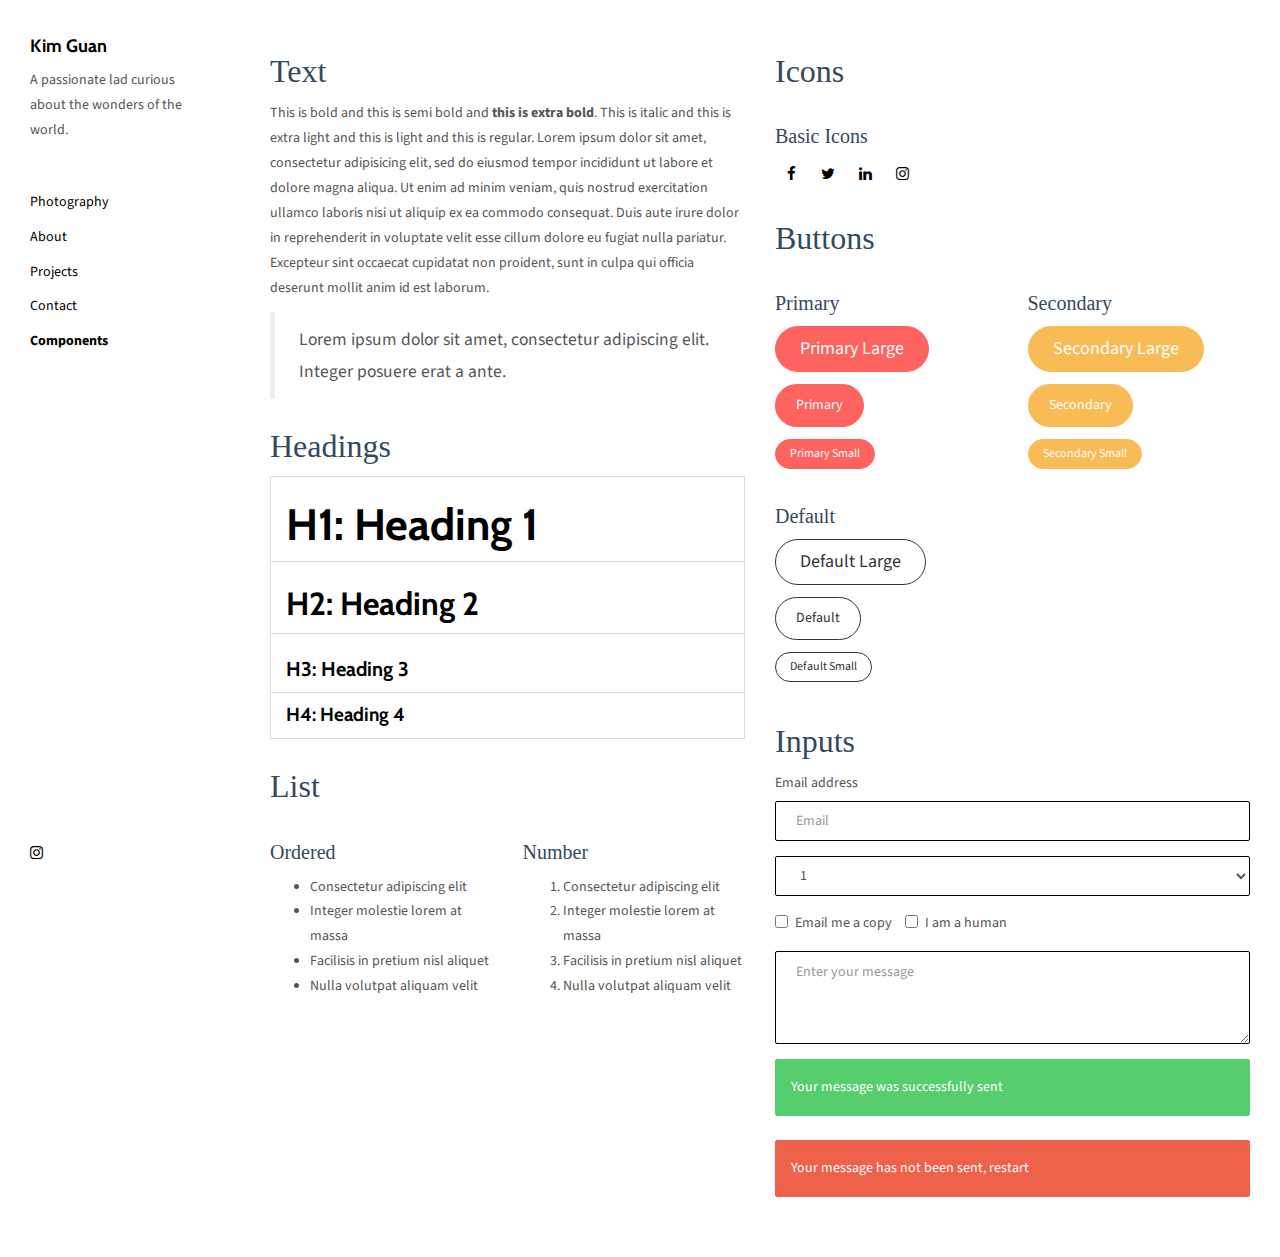
<file: components.html>
<!DOCTYPE html>
<html lang="en">

<head>
  <meta charset="UTF-8">
  <meta content="IE=edge" http-equiv="X-UA-Compatible">
  <meta content="width=device-width,initial-scale=1" name="viewport">
  <meta content="description" name="description">
  <meta name="google" content="notranslate" />
  <meta content="Mashup templates have been developped by Orson.io team" name="author">

  <!-- Disable tap highlight on IE -->
  <meta name="msapplication-tap-highlight" content="no">
  
  <link href="./assets/apple-icon-180x180.png" rel="apple-touch-icon">
  <link href="./assets/favicon.ico" rel="icon">



  <title>Title page</title>  

<link href="./main.82cfd66e.css" rel="stylesheet"></head>

<body>

 <!-- Add your content of header -->
<header class="">
  <div class="navbar navbar-default visible-xs">
    <button type="button" class="navbar-toggle collapsed">
      <span class="sr-only">Toggle navigation</span>
      <span class="icon-bar"></span>
      <span class="icon-bar"></span>
      <span class="icon-bar"></span>
    </button>
    <a href="./index.html" class="navbar-brand">Mashup Template</a>
  </div>

  <nav class="sidebar">
    <div class="navbar-collapse" id="navbar-collapse">
      <div class="site-header hidden-xs">
          <a class="site-brand" href="./index.html" title="">
            Kim Guan
          </a>
        <p>A passionate lad curious about the wonders of the world.</p>
      </div>
      <ul class="nav">
        <li><a href="./index.html" title="">Photography</a></li>
        <li><a href="./about.html" title="">About</a></li>
        <li><a href="./services.html" title="">Projects</a></li>
        <li><a href="./contact.html" title="">Contact</a></li>
        <li><a href="./components.html" title="">Components</a></li>

      </ul>

      <nav class="nav-footer">
        <p class="nav-footer-social-buttons">
          <a class="fa-icon" href="https://www.instagram.com/its_kg" title="">
            <i class="fa fa-instagram"></i>
          </a>
          <a class="fa-icon" href="https://github.com/soaza" title="">
            <i class="devicon-github-original colored"></i>
          </a>
        </p>
        <!-- <p>© Untitled | Website created with <a href="http://www.mashup-template.com/" title="Create website with free html template">Mashup Template</a>/<a href="https://www.unsplash.com/" title="Beautiful Free Images">Unsplash</a></p> -->
      </nav>  
    </div> 
  </nav>
</header>
<main class="" id="main-collapse">


<!-- Add your site or app content here -->

    <div class="row">
      <div class="col-xs-12 col-md-6">

        <div class="template-example">
          <h2 class="template-title-example">Text</h2>
          <p>This is bold and this is semi bold and <b>this is extra bold</b>. This is italic and this is extra light and this is light
          and this is regular. Lorem ipsum dolor sit amet, consectetur adipisicing elit, sed do eiusmod
          tempor incididunt ut labore et dolore magna aliqua. Ut enim ad minim veniam,
          quis nostrud exercitation ullamco laboris nisi ut aliquip ex ea commodo
          consequat. Duis aute irure dolor in reprehenderit in voluptate velit esse
          cillum dolore eu fugiat nulla pariatur. Excepteur sint occaecat cupidatat non
          proident, sunt in culpa qui officia deserunt mollit anim id est laborum.

          <blockquote>
            <p>Lorem ipsum dolor sit amet, consectetur adipiscing elit. Integer posuere erat a ante.</p>
          </blockquote>
          
          </p>
        </div>

        <div class="template-example">
          <h2 class="template-title-example">Headings</h2>
          
          <table class="table table-bordered">
            <tr><td><h1>H1: Heading 1</h1></td></tr>
            <tr><td><h2>H2: Heading 2</h2></td></tr>
            <tr><td><h3>H3: Heading 3</h3></td></tr>
            <tr><td><h4>H4: Heading 4</h4></td></tr>
          </table>
          
        </div>

        
        <div class="template-example">
          <h2 class="template-title-example">List</h2>
          <div class="row">
            <div class="col-md-6">
              <h3 class="template-title-example">Ordered</h3>
              <ul>
                <li>Consectetur adipiscing elit</li>
                <li>Integer molestie lorem at massa</li>
                <li>Facilisis in pretium nisl aliquet</li>
                <li>Nulla volutpat aliquam velit</li>
              </ul>
            </div>
            <div class="col-md-6">
              <h3 class="template-title-example">Number</h3>
              <ol>
                <li>Consectetur adipiscing elit</li>
                <li>Integer molestie lorem at massa</li>
                <li>Facilisis in pretium nisl aliquet</li>
                <li>Nulla volutpat aliquam velit</li>
              </ol>
            </div>
          </div>
        </div>
        

        
      </div>

      <div class="col-xs-12 col-md-6">
        <div class="template-example">
          <h2 class="template-title-example">Icons</h2>
          
          <div class="row">
            
            <div class="col-md-6">
               <h3 class="template-title-example">Basic Icons</h2>
                <ul class="list-icons">
                  <li>
                    <span class="fa-icon">
                      <i class="fa fa-facebook"></i>
                    </span>
                  </li>
                  <li>
                    <span class="fa-icon">
                      <i class="fa fa-twitter"></i>
                    </span>
                  </li>
                  <li>
                    <span class="fa-icon">
                      <i class="fa fa-linkedin"></i>
                    </span>
                  </li>
                  <li>
                    <span class="fa-icon">
                      <i class="fa fa-instagram"></i>
                    </span>
                  </li>
                </ul>
            </div>

          </div>


          


        </div>

        <div class="template-example">
          <h2 class="template-title-example">Buttons</h2>
          <div class="row">
            <div class="col-md-6">
              <h3 class="template-title-example">Primary</h2>
              <div class="row">
                  <div class="col-md-6">
                  <p><a href="" class="btn btn-primary btn-lg">Primary Large</a></p>
                  <p><a href="" class="btn btn-primary">Primary </a></p>
                  <p><a href="" class="btn btn-primary btn-sm">Primary Small</a></p>
                </div>
              </div>

              <h3 class="template-title-example">Default</h2>
              <div class="row">
                  <div class="col-md-6">
                  <p><a href="" class="btn btn-default btn-lg">Default Large</a></p>
                  <p><a href="" class="btn btn-default">Default </a></p>
                  <p><a href="" class="btn btn-default btn-sm">Default Small</a></p>
                </div>
              </div>

            </div>

            <div class="col-md-6">
              <h3 class="template-title-example">Secondary</h2>
              <div class="row">
                  <div class="col-md-6">
                  <p><a href="" class="btn btn-info btn-lg">Secondary Large</a></p>
                  <p><a href="" class="btn btn-info">Secondary </a></p>
                  <p><a href="" class="btn btn-info btn-sm">Secondary Small</a></p>
                </div>
              </div>
            </div>
          </div>
        </div>
        
        <div class="template-example">
          <h2 class="template-title-example">Inputs</h2>

            <div class="form-group">
              <label for="exampleInputEmail1">Email address</label>
              <input type="email" class="form-control" id="exampleInputEmail1" placeholder="Email">
            </div>

            <div class="form-group">
              <select class="form-control">
                <option>1</option>
                <option>2</option>
                <option>3</option>
                <option>4</option>
                <option>5</option>
              </select>
            </div>

            <div class="form-group">
              <label class="checkbox-inline">
                <input 
                type="checkbox" id="inlineCheckbox1" value="option1"> Email me a copy
              </label>
              <label class="checkbox-inline">
                <input type="checkbox" id="inlineCheckbox2" value="option2"> I am a human
              </label>
            </div>

            <div class="form-group">
              <textarea class="form-control" rows="3" placeholder="Enter your message"></textarea>
            </div>
            
            <div class="alert alert-success" role="alert">Your message was successfully sent</div>
            <div class="alert alert-danger" role="alert">Your message has not been sent, restart</div>
        </div>




      </div>
    </div>
 

</main>

<script>
document.addEventListener("DOMContentLoaded", function (event) {
  navbarToggleSidebar();
  navActivePage();
});
</script>

<!-- Google Analytics: change UA-XXXXX-X to be your site's ID 

<script>
  (function (i, s, o, g, r, a, m) {
    i['GoogleAnalyticsObject'] = r; i[r] = i[r] || function () {
      (i[r].q = i[r].q || []).push(arguments)
    }, i[r].l = 1 * new Date(); a = s.createElement(o),
      m = s.getElementsByTagName(o)[0]; a.async = 1; a.src = g; m.parentNode.insertBefore(a, m)
  })(window, document, 'script', '//www.google-analytics.com/analytics.js', 'ga');
  ga('create', 'UA-XXXXX-X', 'auto');
  ga('send', 'pageview');
</script>

--> <script type="text/javascript" src="./main.85741bff.js"></script></body>

</html>
</file>
<file: main.82cfd66e.css>
@import url(https://fonts.googleapis.com/css?family=Cabin:400,700|Source+Sans+Pro:400,700);@import url(https://maxcdn.bootstrapcdn.com/font-awesome/4.7.0/css/font-awesome.min.css);/*!
 * Bootstrap v3.3.7 (http://getbootstrap.com)
 * Copyright 2011-2016 Twitter, Inc.
 * Licensed under MIT (https://github.com/twbs/bootstrap/blob/master/LICENSE)
 */
/*! normalize.css v3.0.3 | MIT License | github.com/necolas/normalize.css */html{font-family:sans-serif;-ms-text-size-adjust:100%;-webkit-text-size-adjust:100%}body{margin:0}article,aside,details,figcaption,figure,footer,header,hgroup,main,menu,nav,section,summary{display:block}audio,canvas,progress,video{display:inline-block;vertical-align:baseline}audio:not([controls]){display:none;height:0}[hidden],template{display:none}a{background-color:transparent}a:active,a:hover{outline:0}abbr[title]{border-bottom:1px dotted}b,strong{font-weight:700}dfn{font-style:italic}h1{font-size:2em;margin:.67em 0}mark{background:#ff0;color:#000}small{font-size:80%}sub,sup{font-size:75%;line-height:0;position:relative;vertical-align:baseline}sup{top:-.5em}sub{bottom:-.25em}img{border:0}svg:not(:root){overflow:hidden}figure{margin:1em 40px}hr{box-sizing:content-box;height:0}pre{overflow:auto}code,kbd,pre,samp{font-family:monospace,monospace;font-size:1em}button,input,optgroup,select,textarea{color:inherit;font:inherit;margin:0}button{overflow:visible}button,select{text-transform:none}button,html input[type=button],input[type=reset],input[type=submit]{-webkit-appearance:button;cursor:pointer}button[disabled],html input[disabled]{cursor:default}button::-moz-focus-inner,input::-moz-focus-inner{border:0;padding:0}input{line-height:normal}input[type=checkbox],input[type=radio]{box-sizing:border-box;padding:0}input[type=number]::-webkit-inner-spin-button,input[type=number]::-webkit-outer-spin-button{height:auto}input[type=search]{-webkit-appearance:textfield;box-sizing:content-box}input[type=search]::-webkit-search-cancel-button,input[type=search]::-webkit-search-decoration{-webkit-appearance:none}fieldset{border:1px solid silver;margin:0 2px;padding:.35em .625em .75em}textarea{overflow:auto}optgroup{font-weight:700}table{border-collapse:collapse;border-spacing:0}td,th{padding:0}

/*! Source: https://github.com/h5bp/html5-boilerplate/blob/master/src/css/main.css */@media print{*,:after,:before{background:transparent!important;color:#000!important;box-shadow:none!important;text-shadow:none!important}a,a:visited{text-decoration:underline}a[href]:after{content:" (" attr(href) ")"}abbr[title]:after{content:" (" attr(title) ")"}a[href^="#"]:after,a[href^="javascript:"]:after{content:""}blockquote,pre{border:1px solid #999;page-break-inside:avoid}thead{display:table-header-group}img,tr{page-break-inside:avoid}img{max-width:100%!important}h2,h3,p{orphans:3;widows:3}h2,h3{page-break-after:avoid}.navbar{display:none}.btn>.caret,.dropup>.btn>.caret{border-top-color:#000!important}.label{border:1px solid #000}.table{border-collapse:collapse!important}.table td,.table th{background-color:#fff!important}.table-bordered td,.table-bordered th{border:1px solid #ddd!important}}*,:after,:before{-webkit-box-sizing:border-box;-moz-box-sizing:border-box;box-sizing:border-box}html{font-size:10px;-webkit-tap-highlight-color:transparent}body{font-family:Source Sans Pro,Helvetica,Arial,sans-serif;font-size:14px;line-height:1.78;color:#555;background-color:#fff}button,input,select,textarea{font-family:inherit;font-size:inherit;line-height:inherit}a{color:#ff6360;text-decoration:none}a:focus,a:hover{color:#ff1814;text-decoration:underline}a:focus{outline:5px auto -webkit-focus-ring-color;outline-offset:-2px}figure{margin:0}img{vertical-align:middle}.img-responsive{display:block;max-width:100%;height:auto}.img-rounded{border-radius:2px}.img-thumbnail{padding:4px;line-height:1.78;background-color:#fff;border:1px solid #ddd;border-radius:2px;-webkit-transition:all .2s ease-in-out;-o-transition:all .2s ease-in-out;transition:all .2s ease-in-out;display:inline-block;max-width:100%;height:auto}.img-circle{border-radius:50%}hr{margin-top:24px;margin-bottom:24px;border:0;border-top:1px solid #eee}.sr-only{position:absolute;width:1px;height:1px;margin:-1px;padding:0;overflow:hidden;clip:rect(0,0,0,0);border:0}.sr-only-focusable:active,.sr-only-focusable:focus{position:static;width:auto;height:auto;margin:0;overflow:visible;clip:auto}[role=button]{cursor:pointer}.h1,.h2,.h3,.h4,.h5,.h6,h1,h2,h3,h4,h5,h6{font-family:Cabin,Helvetica,Arial,sans-serif;font-weight:700;line-height:1.1;color:#000}.h1 .small,.h1 small,.h2 .small,.h2 small,.h3 .small,.h3 small,.h4 .small,.h4 small,.h5 .small,.h5 small,.h6 .small,.h6 small,h1 .small,h1 small,h2 .small,h2 small,h3 .small,h3 small,h4 .small,h4 small,h5 .small,h5 small,h6 .small,h6 small{font-weight:400;line-height:1;color:#777}.h1,.h2,.h3,h1,h2,h3{margin-top:24px;margin-bottom:12px}.h1 .small,.h1 small,.h2 .small,.h2 small,.h3 .small,.h3 small,h1 .small,h1 small,h2 .small,h2 small,h3 .small,h3 small{font-size:65%}.h4,.h5,.h6,h4,h5,h6{margin-top:12px;margin-bottom:12px}.h4 .small,.h4 small,.h5 .small,.h5 small,.h6 .small,.h6 small,h4 .small,h4 small,h5 .small,h5 small,h6 .small,h6 small{font-size:75%}.h1,h1{font-size:44px}.h2,h2{font-size:33px}.h3,h3{font-size:25px}.h4,h4{font-size:19px}.h5,h5{font-size:14px}.h6,h6{font-size:12px}p{margin:0 0 12px}.lead{margin-bottom:24px;font-size:16px;font-weight:300;line-height:1.4}@media (min-width:768px){.lead{font-size:21px}}.small,small{font-size:85%}.mark,mark{background-color:#fcf8e3;padding:.2em}.text-left{text-align:left}.text-right{text-align:right}.text-center{text-align:center}.text-justify{text-align:justify}.text-nowrap{white-space:nowrap}.text-lowercase{text-transform:lowercase}.initialism,.text-uppercase{text-transform:uppercase}.text-capitalize{text-transform:capitalize}.text-muted{color:#777}.text-primary{color:#ff6360}a.text-primary:focus,a.text-primary:hover{color:#ff312d}.text-success{color:#fff}a.text-success:focus,a.text-success:hover{color:#e6e6e6}.text-info{color:#31708f}a.text-info:focus,a.text-info:hover{color:#245269}.text-warning{color:#8a6d3b}a.text-warning:focus,a.text-warning:hover{color:#66512c}.text-danger{color:#fff}a.text-danger:focus,a.text-danger:hover{color:#e6e6e6}.bg-primary{color:#fff;background-color:#ff6360}a.bg-primary:focus,a.bg-primary:hover{background-color:#ff312d}.bg-success{background-color:#57ce6e}a.bg-success:focus,a.bg-success:hover{background-color:#37bb50}.bg-info{background-color:#d9edf7}a.bg-info:focus,a.bg-info:hover{background-color:#afd9ee}.bg-warning{background-color:#fcf8e3}a.bg-warning:focus,a.bg-warning:hover{background-color:#f7ecb5}.bg-danger{background-color:#ee624b}a.bg-danger:focus,a.bg-danger:hover{background-color:#ea391c}.page-header{padding-bottom:11px;margin:48px 0 24px;border-bottom:1px solid #eee}ol,ul{margin-top:0;margin-bottom:12px}ol ol,ol ul,ul ol,ul ul{margin-bottom:0}.list-inline,.list-unstyled{padding-left:0;list-style:none}.list-inline{margin-left:-5px}.list-inline>li{display:inline-block;padding-left:5px;padding-right:5px}dl{margin-top:0;margin-bottom:24px}dd,dt{line-height:1.78}dt{font-weight:700}dd{margin-left:0}.dl-horizontal dd:after,.dl-horizontal dd:before{content:" ";display:table}.dl-horizontal dd:after{clear:both}@media (min-width:768px){.dl-horizontal dt{float:left;width:160px;clear:left;text-align:right;overflow:hidden;text-overflow:ellipsis;white-space:nowrap}.dl-horizontal dd{margin-left:180px}}abbr[data-original-title],abbr[title]{cursor:help;border-bottom:1px dotted #777}.initialism{font-size:90%}blockquote{padding:12px 24px;margin:0 0 24px;font-size:17.5px;border-left:5px solid #eee}blockquote ol:last-child,blockquote p:last-child,blockquote ul:last-child{margin-bottom:0}blockquote .small,blockquote footer,blockquote small{display:block;font-size:80%;line-height:1.78;color:#777}blockquote .small:before,blockquote footer:before,blockquote small:before{content:"\2014   \A0"}.blockquote-reverse,blockquote.pull-right{padding-right:15px;padding-left:0;border-right:5px solid #eee;border-left:0;text-align:right}.blockquote-reverse .small:before,.blockquote-reverse footer:before,.blockquote-reverse small:before,blockquote.pull-right .small:before,blockquote.pull-right footer:before,blockquote.pull-right small:before{content:""}.blockquote-reverse .small:after,.blockquote-reverse footer:after,.blockquote-reverse small:after,blockquote.pull-right .small:after,blockquote.pull-right footer:after,blockquote.pull-right small:after{content:"\A0   \2014"}address{margin-bottom:24px;font-style:normal;line-height:1.78}code,kbd,pre,samp{font-family:Menlo,Monaco,Consolas,Courier New,monospace}code{color:#c7254e;background-color:#f9f2f4}code,kbd{padding:2px 4px;font-size:90%;border-radius:2px}kbd{color:#fff;background-color:#333;box-shadow:inset 0 -1px 0 rgba(0,0,0,.25)}kbd kbd{padding:0;font-size:100%;font-weight:700;box-shadow:none}pre{display:block;padding:11.5px;margin:0 0 12px;font-size:13px;line-height:1.78;word-break:break-all;word-wrap:break-word;color:#333;background-color:#f5f5f5;border:1px solid #ccc;border-radius:2px}pre code{padding:0;font-size:inherit;color:inherit;white-space:pre-wrap;background-color:transparent;border-radius:0}.pre-scrollable{max-height:340px;overflow-y:scroll}.container{margin-right:auto;margin-left:auto;padding-left:15px;padding-right:15px}.container:after,.container:before{content:" ";display:table}.container:after{clear:both}@media (min-width:768px){.container{width:750px}}@media (min-width:992px){.container{width:970px}}@media (min-width:1200px){.container{width:1170px}}.container-fluid{margin-right:auto;margin-left:auto;padding-left:15px;padding-right:15px}.container-fluid:after,.container-fluid:before{content:" ";display:table}.container-fluid:after{clear:both}.row{margin-left:-15px;margin-right:-15px}.row:after,.row:before{content:" ";display:table}.row:after{clear:both}.col-lg-1,.col-lg-2,.col-lg-3,.col-lg-4,.col-lg-5,.col-lg-6,.col-lg-7,.col-lg-8,.col-lg-9,.col-lg-10,.col-lg-11,.col-lg-12,.col-md-1,.col-md-2,.col-md-3,.col-md-4,.col-md-5,.col-md-6,.col-md-7,.col-md-8,.col-md-9,.col-md-10,.col-md-11,.col-md-12,.col-sm-1,.col-sm-2,.col-sm-3,.col-sm-4,.col-sm-5,.col-sm-6,.col-sm-7,.col-sm-8,.col-sm-9,.col-sm-10,.col-sm-11,.col-sm-12,.col-xs-1,.col-xs-2,.col-xs-3,.col-xs-4,.col-xs-5,.col-xs-6,.col-xs-7,.col-xs-8,.col-xs-9,.col-xs-10,.col-xs-11,.col-xs-12{position:relative;min-height:1px;padding-left:15px;padding-right:15px}.col-xs-1,.col-xs-2,.col-xs-3,.col-xs-4,.col-xs-5,.col-xs-6,.col-xs-7,.col-xs-8,.col-xs-9,.col-xs-10,.col-xs-11,.col-xs-12{float:left}.col-xs-1{width:8.33333%}.col-xs-2{width:16.66667%}.col-xs-3{width:25%}.col-xs-4{width:33.33333%}.col-xs-5{width:41.66667%}.col-xs-6{width:50%}.col-xs-7{width:58.33333%}.col-xs-8{width:66.66667%}.col-xs-9{width:75%}.col-xs-10{width:83.33333%}.col-xs-11{width:91.66667%}.col-xs-12{width:100%}.col-xs-pull-0{right:auto}.col-xs-pull-1{right:8.33333%}.col-xs-pull-2{right:16.66667%}.col-xs-pull-3{right:25%}.col-xs-pull-4{right:33.33333%}.col-xs-pull-5{right:41.66667%}.col-xs-pull-6{right:50%}.col-xs-pull-7{right:58.33333%}.col-xs-pull-8{right:66.66667%}.col-xs-pull-9{right:75%}.col-xs-pull-10{right:83.33333%}.col-xs-pull-11{right:91.66667%}.col-xs-pull-12{right:100%}.col-xs-push-0{left:auto}.col-xs-push-1{left:8.33333%}.col-xs-push-2{left:16.66667%}.col-xs-push-3{left:25%}.col-xs-push-4{left:33.33333%}.col-xs-push-5{left:41.66667%}.col-xs-push-6{left:50%}.col-xs-push-7{left:58.33333%}.col-xs-push-8{left:66.66667%}.col-xs-push-9{left:75%}.col-xs-push-10{left:83.33333%}.col-xs-push-11{left:91.66667%}.col-xs-push-12{left:100%}.col-xs-offset-0{margin-left:0}.col-xs-offset-1{margin-left:8.33333%}.col-xs-offset-2{margin-left:16.66667%}.col-xs-offset-3{margin-left:25%}.col-xs-offset-4{margin-left:33.33333%}.col-xs-offset-5{margin-left:41.66667%}.col-xs-offset-6{margin-left:50%}.col-xs-offset-7{margin-left:58.33333%}.col-xs-offset-8{margin-left:66.66667%}.col-xs-offset-9{margin-left:75%}.col-xs-offset-10{margin-left:83.33333%}.col-xs-offset-11{margin-left:91.66667%}.col-xs-offset-12{margin-left:100%}@media (min-width:768px){.col-sm-1,.col-sm-2,.col-sm-3,.col-sm-4,.col-sm-5,.col-sm-6,.col-sm-7,.col-sm-8,.col-sm-9,.col-sm-10,.col-sm-11,.col-sm-12{float:left}.col-sm-1{width:8.33333%}.col-sm-2{width:16.66667%}.col-sm-3{width:25%}.col-sm-4{width:33.33333%}.col-sm-5{width:41.66667%}.col-sm-6{width:50%}.col-sm-7{width:58.33333%}.col-sm-8{width:66.66667%}.col-sm-9{width:75%}.col-sm-10{width:83.33333%}.col-sm-11{width:91.66667%}.col-sm-12{width:100%}.col-sm-pull-0{right:auto}.col-sm-pull-1{right:8.33333%}.col-sm-pull-2{right:16.66667%}.col-sm-pull-3{right:25%}.col-sm-pull-4{right:33.33333%}.col-sm-pull-5{right:41.66667%}.col-sm-pull-6{right:50%}.col-sm-pull-7{right:58.33333%}.col-sm-pull-8{right:66.66667%}.col-sm-pull-9{right:75%}.col-sm-pull-10{right:83.33333%}.col-sm-pull-11{right:91.66667%}.col-sm-pull-12{right:100%}.col-sm-push-0{left:auto}.col-sm-push-1{left:8.33333%}.col-sm-push-2{left:16.66667%}.col-sm-push-3{left:25%}.col-sm-push-4{left:33.33333%}.col-sm-push-5{left:41.66667%}.col-sm-push-6{left:50%}.col-sm-push-7{left:58.33333%}.col-sm-push-8{left:66.66667%}.col-sm-push-9{left:75%}.col-sm-push-10{left:83.33333%}.col-sm-push-11{left:91.66667%}.col-sm-push-12{left:100%}.col-sm-offset-0{margin-left:0}.col-sm-offset-1{margin-left:8.33333%}.col-sm-offset-2{margin-left:16.66667%}.col-sm-offset-3{margin-left:25%}.col-sm-offset-4{margin-left:33.33333%}.col-sm-offset-5{margin-left:41.66667%}.col-sm-offset-6{margin-left:50%}.col-sm-offset-7{margin-left:58.33333%}.col-sm-offset-8{margin-left:66.66667%}.col-sm-offset-9{margin-left:75%}.col-sm-offset-10{margin-left:83.33333%}.col-sm-offset-11{margin-left:91.66667%}.col-sm-offset-12{margin-left:100%}}@media (min-width:992px){.col-md-1,.col-md-2,.col-md-3,.col-md-4,.col-md-5,.col-md-6,.col-md-7,.col-md-8,.col-md-9,.col-md-10,.col-md-11,.col-md-12{float:left}.col-md-1{width:8.33333%}.col-md-2{width:16.66667%}.col-md-3{width:25%}.col-md-4{width:33.33333%}.col-md-5{width:41.66667%}.col-md-6{width:50%}.col-md-7{width:58.33333%}.col-md-8{width:66.66667%}.col-md-9{width:75%}.col-md-10{width:83.33333%}.col-md-11{width:91.66667%}.col-md-12{width:100%}.col-md-pull-0{right:auto}.col-md-pull-1{right:8.33333%}.col-md-pull-2{right:16.66667%}.col-md-pull-3{right:25%}.col-md-pull-4{right:33.33333%}.col-md-pull-5{right:41.66667%}.col-md-pull-6{right:50%}.col-md-pull-7{right:58.33333%}.col-md-pull-8{right:66.66667%}.col-md-pull-9{right:75%}.col-md-pull-10{right:83.33333%}.col-md-pull-11{right:91.66667%}.col-md-pull-12{right:100%}.col-md-push-0{left:auto}.col-md-push-1{left:8.33333%}.col-md-push-2{left:16.66667%}.col-md-push-3{left:25%}.col-md-push-4{left:33.33333%}.col-md-push-5{left:41.66667%}.col-md-push-6{left:50%}.col-md-push-7{left:58.33333%}.col-md-push-8{left:66.66667%}.col-md-push-9{left:75%}.col-md-push-10{left:83.33333%}.col-md-push-11{left:91.66667%}.col-md-push-12{left:100%}.col-md-offset-0{margin-left:0}.col-md-offset-1{margin-left:8.33333%}.col-md-offset-2{margin-left:16.66667%}.col-md-offset-3{margin-left:25%}.col-md-offset-4{margin-left:33.33333%}.col-md-offset-5{margin-left:41.66667%}.col-md-offset-6{margin-left:50%}.col-md-offset-7{margin-left:58.33333%}.col-md-offset-8{margin-left:66.66667%}.col-md-offset-9{margin-left:75%}.col-md-offset-10{margin-left:83.33333%}.col-md-offset-11{margin-left:91.66667%}.col-md-offset-12{margin-left:100%}}@media (min-width:1200px){.col-lg-1,.col-lg-2,.col-lg-3,.col-lg-4,.col-lg-5,.col-lg-6,.col-lg-7,.col-lg-8,.col-lg-9,.col-lg-10,.col-lg-11,.col-lg-12{float:left}.col-lg-1{width:8.33333%}.col-lg-2{width:16.66667%}.col-lg-3{width:25%}.col-lg-4{width:33.33333%}.col-lg-5{width:41.66667%}.col-lg-6{width:50%}.col-lg-7{width:58.33333%}.col-lg-8{width:66.66667%}.col-lg-9{width:75%}.col-lg-10{width:83.33333%}.col-lg-11{width:91.66667%}.col-lg-12{width:100%}.col-lg-pull-0{right:auto}.col-lg-pull-1{right:8.33333%}.col-lg-pull-2{right:16.66667%}.col-lg-pull-3{right:25%}.col-lg-pull-4{right:33.33333%}.col-lg-pull-5{right:41.66667%}.col-lg-pull-6{right:50%}.col-lg-pull-7{right:58.33333%}.col-lg-pull-8{right:66.66667%}.col-lg-pull-9{right:75%}.col-lg-pull-10{right:83.33333%}.col-lg-pull-11{right:91.66667%}.col-lg-pull-12{right:100%}.col-lg-push-0{left:auto}.col-lg-push-1{left:8.33333%}.col-lg-push-2{left:16.66667%}.col-lg-push-3{left:25%}.col-lg-push-4{left:33.33333%}.col-lg-push-5{left:41.66667%}.col-lg-push-6{left:50%}.col-lg-push-7{left:58.33333%}.col-lg-push-8{left:66.66667%}.col-lg-push-9{left:75%}.col-lg-push-10{left:83.33333%}.col-lg-push-11{left:91.66667%}.col-lg-push-12{left:100%}.col-lg-offset-0{margin-left:0}.col-lg-offset-1{margin-left:8.33333%}.col-lg-offset-2{margin-left:16.66667%}.col-lg-offset-3{margin-left:25%}.col-lg-offset-4{margin-left:33.33333%}.col-lg-offset-5{margin-left:41.66667%}.col-lg-offset-6{margin-left:50%}.col-lg-offset-7{margin-left:58.33333%}.col-lg-offset-8{margin-left:66.66667%}.col-lg-offset-9{margin-left:75%}.col-lg-offset-10{margin-left:83.33333%}.col-lg-offset-11{margin-left:91.66667%}.col-lg-offset-12{margin-left:100%}}table{background-color:transparent}caption{padding-top:8px;padding-bottom:8px;color:#777}caption,th{text-align:left}.table{width:100%;max-width:100%;margin-bottom:24px}.table>tbody>tr>td,.table>tbody>tr>th,.table>tfoot>tr>td,.table>tfoot>tr>th,.table>thead>tr>td,.table>thead>tr>th{padding:8px;line-height:1.78;vertical-align:top;border-top:1px solid #ddd}.table>thead>tr>th{vertical-align:bottom;border-bottom:2px solid #ddd}.table>caption+thead>tr:first-child>td,.table>caption+thead>tr:first-child>th,.table>colgroup+thead>tr:first-child>td,.table>colgroup+thead>tr:first-child>th,.table>thead:first-child>tr:first-child>td,.table>thead:first-child>tr:first-child>th{border-top:0}.table>tbody+tbody{border-top:2px solid #ddd}.table .table{background-color:#fff}.table-condensed>tbody>tr>td,.table-condensed>tbody>tr>th,.table-condensed>tfoot>tr>td,.table-condensed>tfoot>tr>th,.table-condensed>thead>tr>td,.table-condensed>thead>tr>th{padding:5px}.table-bordered,.table-bordered>tbody>tr>td,.table-bordered>tbody>tr>th,.table-bordered>tfoot>tr>td,.table-bordered>tfoot>tr>th,.table-bordered>thead>tr>td,.table-bordered>thead>tr>th{border:1px solid #ddd}.table-bordered>thead>tr>td,.table-bordered>thead>tr>th{border-bottom-width:2px}.table-striped>tbody>tr:nth-of-type(odd){background-color:#f9f9f9}.table-hover>tbody>tr:hover{background-color:#f5f5f5}table col[class*=col-]{position:static;float:none;display:table-column}table td[class*=col-],table th[class*=col-]{position:static;float:none;display:table-cell}.table>tbody>tr.active>td,.table>tbody>tr.active>th,.table>tbody>tr>td.active,.table>tbody>tr>th.active,.table>tfoot>tr.active>td,.table>tfoot>tr.active>th,.table>tfoot>tr>td.active,.table>tfoot>tr>th.active,.table>thead>tr.active>td,.table>thead>tr.active>th,.table>thead>tr>td.active,.table>thead>tr>th.active{background-color:#f5f5f5}.table-hover>tbody>tr.active:hover>td,.table-hover>tbody>tr.active:hover>th,.table-hover>tbody>tr:hover>.active,.table-hover>tbody>tr>td.active:hover,.table-hover>tbody>tr>th.active:hover{background-color:#e8e8e8}.table>tbody>tr.success>td,.table>tbody>tr.success>th,.table>tbody>tr>td.success,.table>tbody>tr>th.success,.table>tfoot>tr.success>td,.table>tfoot>tr.success>th,.table>tfoot>tr>td.success,.table>tfoot>tr>th.success,.table>thead>tr.success>td,.table>thead>tr.success>th,.table>thead>tr>td.success,.table>thead>tr>th.success{background-color:#57ce6e}.table-hover>tbody>tr.success:hover>td,.table-hover>tbody>tr.success:hover>th,.table-hover>tbody>tr:hover>.success,.table-hover>tbody>tr>td.success:hover,.table-hover>tbody>tr>th.success:hover{background-color:#43c85d}.table>tbody>tr.info>td,.table>tbody>tr.info>th,.table>tbody>tr>td.info,.table>tbody>tr>th.info,.table>tfoot>tr.info>td,.table>tfoot>tr.info>th,.table>tfoot>tr>td.info,.table>tfoot>tr>th.info,.table>thead>tr.info>td,.table>thead>tr.info>th,.table>thead>tr>td.info,.table>thead>tr>th.info{background-color:#d9edf7}.table-hover>tbody>tr.info:hover>td,.table-hover>tbody>tr.info:hover>th,.table-hover>tbody>tr:hover>.info,.table-hover>tbody>tr>td.info:hover,.table-hover>tbody>tr>th.info:hover{background-color:#c4e3f3}.table>tbody>tr.warning>td,.table>tbody>tr.warning>th,.table>tbody>tr>td.warning,.table>tbody>tr>th.warning,.table>tfoot>tr.warning>td,.table>tfoot>tr.warning>th,.table>tfoot>tr>td.warning,.table>tfoot>tr>th.warning,.table>thead>tr.warning>td,.table>thead>tr.warning>th,.table>thead>tr>td.warning,.table>thead>tr>th.warning{background-color:#fcf8e3}.table-hover>tbody>tr.warning:hover>td,.table-hover>tbody>tr.warning:hover>th,.table-hover>tbody>tr:hover>.warning,.table-hover>tbody>tr>td.warning:hover,.table-hover>tbody>tr>th.warning:hover{background-color:#faf2cc}.table>tbody>tr.danger>td,.table>tbody>tr.danger>th,.table>tbody>tr>td.danger,.table>tbody>tr>th.danger,.table>tfoot>tr.danger>td,.table>tfoot>tr.danger>th,.table>tfoot>tr>td.danger,.table>tfoot>tr>th.danger,.table>thead>tr.danger>td,.table>thead>tr.danger>th,.table>thead>tr>td.danger,.table>thead>tr>th.danger{background-color:#ee624b}.table-hover>tbody>tr.danger:hover>td,.table-hover>tbody>tr.danger:hover>th,.table-hover>tbody>tr:hover>.danger,.table-hover>tbody>tr>td.danger:hover,.table-hover>tbody>tr>th.danger:hover{background-color:#ec4e34}.table-responsive{overflow-x:auto;min-height:.01%}@media screen and (max-width:767px){.table-responsive{width:100%;margin-bottom:18px;overflow-y:hidden;-ms-overflow-style:-ms-autohiding-scrollbar;border:1px solid #ddd}.table-responsive>.table{margin-bottom:0}.table-responsive>.table>tbody>tr>td,.table-responsive>.table>tbody>tr>th,.table-responsive>.table>tfoot>tr>td,.table-responsive>.table>tfoot>tr>th,.table-responsive>.table>thead>tr>td,.table-responsive>.table>thead>tr>th{white-space:nowrap}.table-responsive>.table-bordered{border:0}.table-responsive>.table-bordered>tbody>tr>td:first-child,.table-responsive>.table-bordered>tbody>tr>th:first-child,.table-responsive>.table-bordered>tfoot>tr>td:first-child,.table-responsive>.table-bordered>tfoot>tr>th:first-child,.table-responsive>.table-bordered>thead>tr>td:first-child,.table-responsive>.table-bordered>thead>tr>th:first-child{border-left:0}.table-responsive>.table-bordered>tbody>tr>td:last-child,.table-responsive>.table-bordered>tbody>tr>th:last-child,.table-responsive>.table-bordered>tfoot>tr>td:last-child,.table-responsive>.table-bordered>tfoot>tr>th:last-child,.table-responsive>.table-bordered>thead>tr>td:last-child,.table-responsive>.table-bordered>thead>tr>th:last-child{border-right:0}.table-responsive>.table-bordered>tbody>tr:last-child>td,.table-responsive>.table-bordered>tbody>tr:last-child>th,.table-responsive>.table-bordered>tfoot>tr:last-child>td,.table-responsive>.table-bordered>tfoot>tr:last-child>th{border-bottom:0}}fieldset{margin:0;min-width:0}fieldset,legend{padding:0;border:0}legend{display:block;width:100%;margin-bottom:24px;font-size:21px;line-height:inherit;color:#333;border-bottom:1px solid #e5e5e5}label{display:inline-block;max-width:100%;margin-bottom:5px;font-weight:700}input[type=search]{-webkit-box-sizing:border-box;-moz-box-sizing:border-box;box-sizing:border-box}input[type=checkbox],input[type=radio]{margin:4px 0 0;margin-top:1px\9;line-height:normal}input[type=file]{display:block}input[type=range]{display:block;width:100%}select[multiple],select[size]{height:auto}input[type=checkbox]:focus,input[type=file]:focus,input[type=radio]:focus{outline:5px auto -webkit-focus-ring-color;outline-offset:-2px}output{padding-top:9px}.form-control,output{display:block;font-size:14px;line-height:1.78;color:#555}.form-control{width:100%;height:40px;padding:8px 20px;background-color:#fff;background-image:none;border:1px solid #000;border-radius:2px;-webkit-box-shadow:inset 0 1px 1px rgba(0,0,0,.075);box-shadow:inset 0 1px 1px rgba(0,0,0,.075);-webkit-transition:border-color .15s ease-in-out,box-shadow .15s ease-in-out;-o-transition:border-color ease-in-out .15s,box-shadow ease-in-out .15s;transition:border-color .15s ease-in-out,box-shadow .15s ease-in-out}.form-control:focus{border-color:#66afe9;-webkit-box-shadow:inset 0 1px 1px rgba(0,0,0,.075),0 0 8px rgba(102,175,233,.6);box-shadow:inset 0 1px 1px rgba(0,0,0,.075),0 0 8px rgba(102,175,233,.6)}.form-control::-moz-placeholder{color:#999;opacity:1}.form-control:-ms-input-placeholder{color:#999}.form-control::-webkit-input-placeholder{color:#999}.form-control::-ms-expand{border:0;background-color:transparent}.form-control[disabled],.form-control[readonly],fieldset[disabled] .form-control{background-color:#eee;opacity:1}.form-control[disabled],fieldset[disabled] .form-control{cursor:not-allowed}textarea.form-control{height:auto}input[type=search]{-webkit-appearance:none}@media screen and (-webkit-min-device-pixel-ratio:0){input[type=date].form-control,input[type=datetime-local].form-control,input[type=month].form-control,input[type=time].form-control{line-height:40px}.input-group-sm>.input-group-btn>input[type=date].btn,.input-group-sm>.input-group-btn>input[type=datetime-local].btn,.input-group-sm>.input-group-btn>input[type=month].btn,.input-group-sm>.input-group-btn>input[type=time].btn,.input-group-sm>input[type=date].form-control,.input-group-sm>input[type=date].input-group-addon,.input-group-sm>input[type=datetime-local].form-control,.input-group-sm>input[type=datetime-local].input-group-addon,.input-group-sm>input[type=month].form-control,.input-group-sm>input[type=month].input-group-addon,.input-group-sm>input[type=time].form-control,.input-group-sm>input[type=time].input-group-addon,.input-group-sm input[type=date],.input-group-sm input[type=datetime-local],.input-group-sm input[type=month],.input-group-sm input[type=time],input[type=date].input-sm,input[type=datetime-local].input-sm,input[type=month].input-sm,input[type=time].input-sm{line-height:30px}.input-group-lg>.input-group-btn>input[type=date].btn,.input-group-lg>.input-group-btn>input[type=datetime-local].btn,.input-group-lg>.input-group-btn>input[type=month].btn,.input-group-lg>.input-group-btn>input[type=time].btn,.input-group-lg>input[type=date].form-control,.input-group-lg>input[type=date].input-group-addon,.input-group-lg>input[type=datetime-local].form-control,.input-group-lg>input[type=datetime-local].input-group-addon,.input-group-lg>input[type=month].form-control,.input-group-lg>input[type=month].input-group-addon,.input-group-lg>input[type=time].form-control,.input-group-lg>input[type=time].input-group-addon,.input-group-lg input[type=date],.input-group-lg input[type=datetime-local],.input-group-lg input[type=month],.input-group-lg input[type=time],input[type=date].input-lg,input[type=datetime-local].input-lg,input[type=month].input-lg,input[type=time].input-lg{line-height:46px}}.form-group{margin-bottom:15px}.checkbox,.radio{position:relative;display:block;margin-top:10px;margin-bottom:10px}.checkbox label,.radio label{min-height:24px;padding-left:20px;margin-bottom:0;font-weight:400;cursor:pointer}.checkbox-inline input[type=checkbox],.checkbox input[type=checkbox],.radio-inline input[type=radio],.radio input[type=radio]{position:absolute;margin-left:-20px;margin-top:4px\9}.checkbox+.checkbox,.radio+.radio{margin-top:-5px}.checkbox-inline,.radio-inline{position:relative;display:inline-block;padding-left:20px;margin-bottom:0;vertical-align:middle;font-weight:400;cursor:pointer}.checkbox-inline+.checkbox-inline,.radio-inline+.radio-inline{margin-top:0;margin-left:10px}.checkbox-inline.disabled,.checkbox.disabled label,.radio-inline.disabled,.radio.disabled label,fieldset[disabled] .checkbox-inline,fieldset[disabled] .checkbox label,fieldset[disabled] .radio-inline,fieldset[disabled] .radio label,fieldset[disabled] input[type=checkbox],fieldset[disabled] input[type=radio],input[type=checkbox].disabled,input[type=checkbox][disabled],input[type=radio].disabled,input[type=radio][disabled]{cursor:not-allowed}.form-control-static{padding-top:9px;padding-bottom:9px;margin-bottom:0;min-height:38px}.form-control-static.input-lg,.form-control-static.input-sm,.input-group-lg>.form-control-static.form-control,.input-group-lg>.form-control-static.input-group-addon,.input-group-lg>.input-group-btn>.form-control-static.btn,.input-group-sm>.form-control-static.form-control,.input-group-sm>.form-control-static.input-group-addon,.input-group-sm>.input-group-btn>.form-control-static.btn{padding-left:0;padding-right:0}.input-group-sm>.form-control,.input-group-sm>.input-group-addon,.input-group-sm>.input-group-btn>.btn,.input-sm{height:30px;padding:5px 14px;font-size:12px;line-height:1.5;border-radius:2px}.input-group-sm>.input-group-btn>select.btn,.input-group-sm>select.form-control,.input-group-sm>select.input-group-addon,select.input-sm{height:30px;line-height:30px}.input-group-sm>.input-group-btn>select[multiple].btn,.input-group-sm>.input-group-btn>textarea.btn,.input-group-sm>select[multiple].form-control,.input-group-sm>select[multiple].input-group-addon,.input-group-sm>textarea.form-control,.input-group-sm>textarea.input-group-addon,select[multiple].input-sm,textarea.input-sm{height:auto}.form-group-sm .form-control{height:30px;padding:5px 14px;font-size:12px;line-height:1.5;border-radius:2px}.form-group-sm select.form-control{height:30px;line-height:30px}.form-group-sm select[multiple].form-control,.form-group-sm textarea.form-control{height:auto}.form-group-sm .form-control-static{height:30px;min-height:36px;padding:6px 14px;font-size:12px;line-height:1.5}.input-group-lg>.form-control,.input-group-lg>.input-group-addon,.input-group-lg>.input-group-btn>.btn,.input-lg{height:46px;padding:10px 24px;font-size:18px;line-height:1.33333;border-radius:2px}.input-group-lg>.input-group-btn>select.btn,.input-group-lg>select.form-control,.input-group-lg>select.input-group-addon,select.input-lg{height:46px;line-height:46px}.input-group-lg>.input-group-btn>select[multiple].btn,.input-group-lg>.input-group-btn>textarea.btn,.input-group-lg>select[multiple].form-control,.input-group-lg>select[multiple].input-group-addon,.input-group-lg>textarea.form-control,.input-group-lg>textarea.input-group-addon,select[multiple].input-lg,textarea.input-lg{height:auto}.form-group-lg .form-control{height:46px;padding:10px 24px;font-size:18px;line-height:1.33333;border-radius:2px}.form-group-lg select.form-control{height:46px;line-height:46px}.form-group-lg select[multiple].form-control,.form-group-lg textarea.form-control{height:auto}.form-group-lg .form-control-static{height:46px;min-height:42px;padding:11px 24px;font-size:18px;line-height:1.33333}.has-feedback{position:relative}.has-feedback .form-control{padding-right:50px}.form-control-feedback{position:absolute;top:0;right:0;z-index:2;display:block;width:40px;height:40px;line-height:40px;text-align:center;pointer-events:none}.form-group-lg .form-control+.form-control-feedback,.input-group-lg+.form-control-feedback,.input-group-lg>.form-control+.form-control-feedback,.input-group-lg>.input-group-addon+.form-control-feedback,.input-group-lg>.input-group-btn>.btn+.form-control-feedback,.input-lg+.form-control-feedback{width:46px;height:46px;line-height:46px}.form-group-sm .form-control+.form-control-feedback,.input-group-sm+.form-control-feedback,.input-group-sm>.form-control+.form-control-feedback,.input-group-sm>.input-group-addon+.form-control-feedback,.input-group-sm>.input-group-btn>.btn+.form-control-feedback,.input-sm+.form-control-feedback{width:30px;height:30px;line-height:30px}.has-success .checkbox,.has-success .checkbox-inline,.has-success.checkbox-inline label,.has-success.checkbox label,.has-success .control-label,.has-success .help-block,.has-success .radio,.has-success .radio-inline,.has-success.radio-inline label,.has-success.radio label{color:#fff}.has-success .form-control{border-color:#fff;-webkit-box-shadow:inset 0 1px 1px rgba(0,0,0,.075);box-shadow:inset 0 1px 1px rgba(0,0,0,.075)}.has-success .form-control:focus{border-color:#e6e6e6;-webkit-box-shadow:inset 0 1px 1px rgba(0,0,0,.075),0 0 6px #fff;box-shadow:inset 0 1px 1px rgba(0,0,0,.075),0 0 6px #fff}.has-success .input-group-addon{color:#fff;border-color:#fff;background-color:#57ce6e}.has-success .form-control-feedback{color:#fff}.has-warning .checkbox,.has-warning .checkbox-inline,.has-warning.checkbox-inline label,.has-warning.checkbox label,.has-warning .control-label,.has-warning .help-block,.has-warning .radio,.has-warning .radio-inline,.has-warning.radio-inline label,.has-warning.radio label{color:#8a6d3b}.has-warning .form-control{border-color:#8a6d3b;-webkit-box-shadow:inset 0 1px 1px rgba(0,0,0,.075);box-shadow:inset 0 1px 1px rgba(0,0,0,.075)}.has-warning .form-control:focus{border-color:#66512c;-webkit-box-shadow:inset 0 1px 1px rgba(0,0,0,.075),0 0 6px #c0a16b;box-shadow:inset 0 1px 1px rgba(0,0,0,.075),0 0 6px #c0a16b}.has-warning .input-group-addon{color:#8a6d3b;border-color:#8a6d3b;background-color:#fcf8e3}.has-warning .form-control-feedback{color:#8a6d3b}.has-error .checkbox,.has-error .checkbox-inline,.has-error.checkbox-inline label,.has-error.checkbox label,.has-error .control-label,.has-error .help-block,.has-error .radio,.has-error .radio-inline,.has-error.radio-inline label,.has-error.radio label{color:#fff}.has-error .form-control{border-color:#fff;-webkit-box-shadow:inset 0 1px 1px rgba(0,0,0,.075);box-shadow:inset 0 1px 1px rgba(0,0,0,.075)}.has-error .form-control:focus{border-color:#e6e6e6;-webkit-box-shadow:inset 0 1px 1px rgba(0,0,0,.075),0 0 6px #fff;box-shadow:inset 0 1px 1px rgba(0,0,0,.075),0 0 6px #fff}.has-error .input-group-addon{color:#fff;border-color:#fff;background-color:#ee624b}.has-error .form-control-feedback{color:#fff}.has-feedback label~.form-control-feedback{top:29px}.has-feedback label.sr-only~.form-control-feedback{top:0}.help-block{display:block;margin-top:5px;margin-bottom:10px;color:#959595}@media (min-width:768px){.form-inline .form-group{display:inline-block;margin-bottom:0;vertical-align:middle}.form-inline .form-control{display:inline-block;width:auto;vertical-align:middle}.form-inline .form-control-static{display:inline-block}.form-inline .input-group{display:inline-table;vertical-align:middle}.form-inline .input-group .form-control,.form-inline .input-group .input-group-addon,.form-inline .input-group .input-group-btn{width:auto}.form-inline .input-group>.form-control{width:100%}.form-inline .control-label{margin-bottom:0;vertical-align:middle}.form-inline .checkbox,.form-inline .radio{display:inline-block;margin-top:0;margin-bottom:0;vertical-align:middle}.form-inline .checkbox label,.form-inline .radio label{padding-left:0}.form-inline .checkbox input[type=checkbox],.form-inline .radio input[type=radio]{position:relative;margin-left:0}.form-inline .has-feedback .form-control-feedback{top:0}}.form-horizontal .checkbox,.form-horizontal .checkbox-inline,.form-horizontal .radio,.form-horizontal .radio-inline{margin-top:0;margin-bottom:0;padding-top:9px}.form-horizontal .checkbox,.form-horizontal .radio{min-height:33px}.form-horizontal .form-group{margin-left:-15px;margin-right:-15px}.form-horizontal .form-group:after,.form-horizontal .form-group:before{content:" ";display:table}.form-horizontal .form-group:after{clear:both}@media (min-width:768px){.form-horizontal .control-label{text-align:right;margin-bottom:0;padding-top:9px}}.form-horizontal .has-feedback .form-control-feedback{right:15px}@media (min-width:768px){.form-horizontal .form-group-lg .control-label{padding-top:11px;font-size:18px}}@media (min-width:768px){.form-horizontal .form-group-sm .control-label{padding-top:6px;font-size:12px}}.btn{display:inline-block;margin-bottom:0;font-weight:400;text-align:center;vertical-align:middle;touch-action:manipulation;cursor:pointer;background-image:none;border:1px solid transparent;white-space:nowrap;padding:8px 20px;font-size:14px;line-height:1.78;border-radius:50px;-webkit-user-select:none;-moz-user-select:none;-ms-user-select:none;user-select:none}.btn.active.focus,.btn.active:focus,.btn.focus,.btn:active.focus,.btn:active:focus,.btn:focus{outline:5px auto -webkit-focus-ring-color;outline-offset:-2px}.btn.focus,.btn:focus,.btn:hover{color:#333;text-decoration:none}.btn.active,.btn:active{outline:0;background-image:none;-webkit-box-shadow:inset 0 3px 5px rgba(0,0,0,.125);box-shadow:inset 0 3px 5px rgba(0,0,0,.125)}.btn.disabled,.btn[disabled],fieldset[disabled] .btn{cursor:not-allowed;opacity:.65;filter:alpha(opacity=65);-webkit-box-shadow:none;box-shadow:none}a.btn.disabled,fieldset[disabled] a.btn{pointer-events:none}.btn-default{color:#333;background-color:#fff;border-color:#333}.btn-default.focus,.btn-default:focus{color:#333;background-color:#e6e6e6;border-color:#000}.btn-default.active,.btn-default:active,.btn-default:hover,.open>.btn-default.dropdown-toggle{color:#333;background-color:#e6e6e6;border-color:#141414}.btn-default.active.focus,.btn-default.active:focus,.btn-default.active:hover,.btn-default:active.focus,.btn-default:active:focus,.btn-default:active:hover,.open>.btn-default.dropdown-toggle.focus,.open>.btn-default.dropdown-toggle:focus,.open>.btn-default.dropdown-toggle:hover{color:#333;background-color:#d4d4d4;border-color:#000}.btn-default.active,.btn-default:active,.open>.btn-default.dropdown-toggle{background-image:none}.btn-default.disabled.focus,.btn-default.disabled:focus,.btn-default.disabled:hover,.btn-default[disabled].focus,.btn-default[disabled]:focus,.btn-default[disabled]:hover,fieldset[disabled] .btn-default.focus,fieldset[disabled] .btn-default:focus,fieldset[disabled] .btn-default:hover{background-color:#fff;border-color:#333}.btn-default .badge{color:#fff;background-color:#333}.btn-primary{color:#fff;background-color:#ff6360;border-color:#ff6360}.btn-primary.focus,.btn-primary:focus{color:#fff;background-color:#ff312d;border-color:#e00400}.btn-primary.active,.btn-primary:active,.btn-primary:hover,.open>.btn-primary.dropdown-toggle{color:#fff;background-color:#ff312d;border-color:#ff2723}.btn-primary.active.focus,.btn-primary.active:focus,.btn-primary.active:hover,.btn-primary:active.focus,.btn-primary:active:focus,.btn-primary:active:hover,.open>.btn-primary.dropdown-toggle.focus,.open>.btn-primary.dropdown-toggle:focus,.open>.btn-primary.dropdown-toggle:hover{color:#fff;background-color:#ff0e09;border-color:#e00400}.btn-primary.active,.btn-primary:active,.open>.btn-primary.dropdown-toggle{background-image:none}.btn-primary.disabled.focus,.btn-primary.disabled:focus,.btn-primary.disabled:hover,.btn-primary[disabled].focus,.btn-primary[disabled]:focus,.btn-primary[disabled]:hover,fieldset[disabled] .btn-primary.focus,fieldset[disabled] .btn-primary:focus,fieldset[disabled] .btn-primary:hover{background-color:#ff6360;border-color:#ff6360}.btn-primary .badge{color:#ff6360;background-color:#fff}.btn-success{color:#fff;background-color:#5cb85c;border-color:#5cb85c}.btn-success.focus,.btn-success:focus{color:#fff;background-color:#449d44;border-color:#2d672d}.btn-success.active,.btn-success:active,.btn-success:hover,.open>.btn-success.dropdown-toggle{color:#fff;background-color:#449d44;border-color:#419641}.btn-success.active.focus,.btn-success.active:focus,.btn-success.active:hover,.btn-success:active.focus,.btn-success:active:focus,.btn-success:active:hover,.open>.btn-success.dropdown-toggle.focus,.open>.btn-success.dropdown-toggle:focus,.open>.btn-success.dropdown-toggle:hover{color:#fff;background-color:#398439;border-color:#2d672d}.btn-success.active,.btn-success:active,.open>.btn-success.dropdown-toggle{background-image:none}.btn-success.disabled.focus,.btn-success.disabled:focus,.btn-success.disabled:hover,.btn-success[disabled].focus,.btn-success[disabled]:focus,.btn-success[disabled]:hover,fieldset[disabled] .btn-success.focus,fieldset[disabled] .btn-success:focus,fieldset[disabled] .btn-success:hover{background-color:#5cb85c;border-color:#5cb85c}.btn-success .badge{color:#5cb85c;background-color:#fff}.btn-info{color:#fff;background-color:#f8bb56;border-color:#f8bb56}.btn-info.focus,.btn-info:focus{color:#fff;background-color:#f6a725;border-color:#c67f08}.btn-info.active,.btn-info:active,.btn-info:hover,.open>.btn-info.dropdown-toggle{color:#fff;background-color:#f6a725;border-color:#f6a31b}.btn-info.active.focus,.btn-info.active:focus,.btn-info.active:hover,.btn-info:active.focus,.btn-info:active:focus,.btn-info:active:hover,.open>.btn-info.dropdown-toggle.focus,.open>.btn-info.dropdown-toggle:focus,.open>.btn-info.dropdown-toggle:hover{color:#fff;background-color:#ed980a;border-color:#c67f08}.btn-info.active,.btn-info:active,.open>.btn-info.dropdown-toggle{background-image:none}.btn-info.disabled.focus,.btn-info.disabled:focus,.btn-info.disabled:hover,.btn-info[disabled].focus,.btn-info[disabled]:focus,.btn-info[disabled]:hover,fieldset[disabled] .btn-info.focus,fieldset[disabled] .btn-info:focus,fieldset[disabled] .btn-info:hover{background-color:#f8bb56;border-color:#f8bb56}.btn-info .badge{color:#f8bb56;background-color:#fff}.btn-warning{color:#fff;background-color:#f0ad4e;border-color:#f0ad4e}.btn-warning.focus,.btn-warning:focus{color:#fff;background-color:#ec971f;border-color:#b06d0f}.btn-warning.active,.btn-warning:active,.btn-warning:hover,.open>.btn-warning.dropdown-toggle{color:#fff;background-color:#ec971f;border-color:#eb9316}.btn-warning.active.focus,.btn-warning.active:focus,.btn-warning.active:hover,.btn-warning:active.focus,.btn-warning:active:focus,.btn-warning:active:hover,.open>.btn-warning.dropdown-toggle.focus,.open>.btn-warning.dropdown-toggle:focus,.open>.btn-warning.dropdown-toggle:hover{color:#fff;background-color:#d58512;border-color:#b06d0f}.btn-warning.active,.btn-warning:active,.open>.btn-warning.dropdown-toggle{background-image:none}.btn-warning.disabled.focus,.btn-warning.disabled:focus,.btn-warning.disabled:hover,.btn-warning[disabled].focus,.btn-warning[disabled]:focus,.btn-warning[disabled]:hover,fieldset[disabled] .btn-warning.focus,fieldset[disabled] .btn-warning:focus,fieldset[disabled] .btn-warning:hover{background-color:#f0ad4e;border-color:#f0ad4e}.btn-warning .badge{color:#f0ad4e;background-color:#fff}.btn-danger{color:#fff;background-color:#d9534f;border-color:#d9534f}.btn-danger.focus,.btn-danger:focus{color:#fff;background-color:#c9302c;border-color:#8b211e}.btn-danger.active,.btn-danger:active,.btn-danger:hover,.open>.btn-danger.dropdown-toggle{color:#fff;background-color:#c9302c;border-color:#c12e2a}.btn-danger.active.focus,.btn-danger.active:focus,.btn-danger.active:hover,.btn-danger:active.focus,.btn-danger:active:focus,.btn-danger:active:hover,.open>.btn-danger.dropdown-toggle.focus,.open>.btn-danger.dropdown-toggle:focus,.open>.btn-danger.dropdown-toggle:hover{color:#fff;background-color:#ac2925;border-color:#8b211e}.btn-danger.active,.btn-danger:active,.open>.btn-danger.dropdown-toggle{background-image:none}.btn-danger.disabled.focus,.btn-danger.disabled:focus,.btn-danger.disabled:hover,.btn-danger[disabled].focus,.btn-danger[disabled]:focus,.btn-danger[disabled]:hover,fieldset[disabled] .btn-danger.focus,fieldset[disabled] .btn-danger:focus,fieldset[disabled] .btn-danger:hover{background-color:#d9534f;border-color:#d9534f}.btn-danger .badge{color:#d9534f;background-color:#fff}.btn-link{color:#ff6360;font-weight:400;border-radius:0}.btn-link,.btn-link.active,.btn-link:active,.btn-link[disabled],fieldset[disabled] .btn-link{background-color:transparent;-webkit-box-shadow:none;box-shadow:none}.btn-link,.btn-link:active,.btn-link:focus,.btn-link:hover{border-color:transparent}.btn-link:focus,.btn-link:hover{color:#ff1814;text-decoration:underline;background-color:transparent}.btn-link[disabled]:focus,.btn-link[disabled]:hover,fieldset[disabled] .btn-link:focus,fieldset[disabled] .btn-link:hover{color:#777;text-decoration:none}.btn-group-lg>.btn,.btn-lg{padding:10px 24px;font-size:18px;line-height:1.33333;border-radius:50px}.btn-group-sm>.btn,.btn-sm{padding:5px 14px;font-size:12px;line-height:1.5;border-radius:50px}.btn-group-xs>.btn,.btn-xs{padding:1px 5px;font-size:12px;line-height:1.5;border-radius:50px}.btn-block{display:block;width:100%}.btn-block+.btn-block{margin-top:5px}input[type=button].btn-block,input[type=reset].btn-block,input[type=submit].btn-block{width:100%}.fade{opacity:0;-webkit-transition:opacity .15s linear;-o-transition:opacity .15s linear;transition:opacity .15s linear}.fade.in{opacity:1}.collapse{display:none}.collapse.in{display:block}tr.collapse.in{display:table-row}tbody.collapse.in{display:table-row-group}.collapsing{position:relative;height:0;overflow:hidden;-webkit-transition-property:height,visibility;transition-property:height,visibility;-webkit-transition-duration:.35s;transition-duration:.35s;-webkit-transition-timing-function:ease;transition-timing-function:ease}.caret{display:inline-block;width:0;height:0;margin-left:2px;vertical-align:middle;border-top:4px dashed;border-top:4px solid\9;border-right:4px solid transparent;border-left:4px solid transparent}.dropdown,.dropup{position:relative}.dropdown-toggle:focus{outline:0}.dropdown-menu{position:absolute;top:100%;left:0;z-index:1000;display:none;float:left;min-width:160px;padding:5px 0;margin:2px 0 0;list-style:none;font-size:14px;text-align:left;background-color:#fff;border:1px solid #ccc;border:1px solid rgba(0,0,0,.15);border-radius:2px;-webkit-box-shadow:0 6px 12px rgba(0,0,0,.175);box-shadow:0 6px 12px rgba(0,0,0,.175);background-clip:padding-box}.dropdown-menu.pull-right{right:0;left:auto}.dropdown-menu .divider{height:1px;margin:11px 0;overflow:hidden;background-color:#e5e5e5}.dropdown-menu>li>a{display:block;padding:3px 20px;clear:both;font-weight:400;line-height:1.78;color:#333;white-space:nowrap}.dropdown-menu>li>a:focus,.dropdown-menu>li>a:hover{text-decoration:none;color:#262626;background-color:#f5f5f5}.dropdown-menu>.active>a,.dropdown-menu>.active>a:focus,.dropdown-menu>.active>a:hover{color:#fff;text-decoration:none;outline:0;background-color:#ff6360}.dropdown-menu>.disabled>a,.dropdown-menu>.disabled>a:focus,.dropdown-menu>.disabled>a:hover{color:#777}.dropdown-menu>.disabled>a:focus,.dropdown-menu>.disabled>a:hover{text-decoration:none;background-color:transparent;background-image:none;filter:progid:DXImageTransform.Microsoft.gradient(enabled = false);cursor:not-allowed}.open>.dropdown-menu{display:block}.open>a{outline:0}.dropdown-menu-right{left:auto;right:0}.dropdown-menu-left{left:0;right:auto}.dropdown-header{display:block;padding:3px 20px;font-size:12px;line-height:1.78;color:#777;white-space:nowrap}.dropdown-backdrop{position:fixed;left:0;right:0;bottom:0;top:0;z-index:990}.pull-right>.dropdown-menu{right:0;left:auto}.dropup .caret,.navbar-fixed-bottom .dropdown .caret{border-top:0;border-bottom:4px dashed;border-bottom:4px solid\9;content:""}.dropup .dropdown-menu,.navbar-fixed-bottom .dropdown .dropdown-menu{top:auto;bottom:100%;margin-bottom:2px}@media (min-width:768px){.navbar-right .dropdown-menu{right:0;left:auto}.navbar-right .dropdown-menu-left{left:0;right:auto}}.btn-group,.btn-group-vertical{position:relative;display:inline-block;vertical-align:middle}.btn-group-vertical>.btn,.btn-group>.btn{position:relative;float:left}.btn-group-vertical>.btn.active,.btn-group-vertical>.btn:active,.btn-group-vertical>.btn:focus,.btn-group-vertical>.btn:hover,.btn-group>.btn.active,.btn-group>.btn:active,.btn-group>.btn:focus,.btn-group>.btn:hover{z-index:2}.btn-group .btn+.btn,.btn-group .btn+.btn-group,.btn-group .btn-group+.btn,.btn-group .btn-group+.btn-group{margin-left:-1px}.btn-toolbar{margin-left:-5px}.btn-toolbar:after,.btn-toolbar:before{content:" ";display:table}.btn-toolbar:after{clear:both}.btn-toolbar .btn,.btn-toolbar .btn-group,.btn-toolbar .input-group{float:left}.btn-toolbar>.btn,.btn-toolbar>.btn-group,.btn-toolbar>.input-group{margin-left:5px}.btn-group>.btn:not(:first-child):not(:last-child):not(.dropdown-toggle){border-radius:0}.btn-group>.btn:first-child{margin-left:0}.btn-group>.btn:first-child:not(:last-child):not(.dropdown-toggle){border-bottom-right-radius:0;border-top-right-radius:0}.btn-group>.btn:last-child:not(:first-child),.btn-group>.dropdown-toggle:not(:first-child){border-bottom-left-radius:0;border-top-left-radius:0}.btn-group>.btn-group{float:left}.btn-group>.btn-group:not(:first-child):not(:last-child)>.btn{border-radius:0}.btn-group>.btn-group:first-child:not(:last-child)>.btn:last-child,.btn-group>.btn-group:first-child:not(:last-child)>.dropdown-toggle{border-bottom-right-radius:0;border-top-right-radius:0}.btn-group>.btn-group:last-child:not(:first-child)>.btn:first-child{border-bottom-left-radius:0;border-top-left-radius:0}.btn-group .dropdown-toggle:active,.btn-group.open .dropdown-toggle{outline:0}.btn-group>.btn+.dropdown-toggle{padding-left:8px;padding-right:8px}.btn-group-lg.btn-group>.btn+.dropdown-toggle,.btn-group>.btn-lg+.dropdown-toggle{padding-left:12px;padding-right:12px}.btn-group.open .dropdown-toggle{-webkit-box-shadow:inset 0 3px 5px rgba(0,0,0,.125);box-shadow:inset 0 3px 5px rgba(0,0,0,.125)}.btn-group.open .dropdown-toggle.btn-link{-webkit-box-shadow:none;box-shadow:none}.btn .caret{margin-left:0}.btn-group-lg>.btn .caret,.btn-lg .caret{border-width:5px 5px 0;border-bottom-width:0}.dropup .btn-group-lg>.btn .caret,.dropup .btn-lg .caret{border-width:0 5px 5px}.btn-group-vertical>.btn,.btn-group-vertical>.btn-group,.btn-group-vertical>.btn-group>.btn{display:block;float:none;width:100%;max-width:100%}.btn-group-vertical>.btn-group:after,.btn-group-vertical>.btn-group:before{content:" ";display:table}.btn-group-vertical>.btn-group:after{clear:both}.btn-group-vertical>.btn-group>.btn{float:none}.btn-group-vertical>.btn+.btn,.btn-group-vertical>.btn+.btn-group,.btn-group-vertical>.btn-group+.btn,.btn-group-vertical>.btn-group+.btn-group{margin-top:-1px;margin-left:0}.btn-group-vertical>.btn:not(:first-child):not(:last-child){border-radius:0}.btn-group-vertical>.btn:first-child:not(:last-child){border-top-right-radius:50px;border-top-left-radius:50px;border-bottom-right-radius:0;border-bottom-left-radius:0}.btn-group-vertical>.btn:last-child:not(:first-child){border-top-right-radius:0;border-top-left-radius:0;border-bottom-right-radius:50px;border-bottom-left-radius:50px}.btn-group-vertical>.btn-group:not(:first-child):not(:last-child)>.btn{border-radius:0}.btn-group-vertical>.btn-group:first-child:not(:last-child)>.btn:last-child,.btn-group-vertical>.btn-group:first-child:not(:last-child)>.dropdown-toggle{border-bottom-right-radius:0;border-bottom-left-radius:0}.btn-group-vertical>.btn-group:last-child:not(:first-child)>.btn:first-child{border-top-right-radius:0;border-top-left-radius:0}.btn-group-justified{display:table;width:100%;table-layout:fixed;border-collapse:separate}.btn-group-justified>.btn,.btn-group-justified>.btn-group{float:none;display:table-cell;width:1%}.btn-group-justified>.btn-group .btn{width:100%}.btn-group-justified>.btn-group .dropdown-menu{left:auto}[data-toggle=buttons]>.btn-group>.btn input[type=checkbox],[data-toggle=buttons]>.btn-group>.btn input[type=radio],[data-toggle=buttons]>.btn input[type=checkbox],[data-toggle=buttons]>.btn input[type=radio]{position:absolute;clip:rect(0,0,0,0);pointer-events:none}.input-group{position:relative;display:table;border-collapse:separate}.input-group[class*=col-]{float:none;padding-left:0;padding-right:0}.input-group .form-control{position:relative;z-index:2;float:left;width:100%;margin-bottom:0}.input-group .form-control:focus{z-index:3}.input-group-addon,.input-group-btn,.input-group .form-control{display:table-cell}.input-group-addon:not(:first-child):not(:last-child),.input-group-btn:not(:first-child):not(:last-child),.input-group .form-control:not(:first-child):not(:last-child){border-radius:0}.input-group-addon,.input-group-btn{width:1%;white-space:nowrap;vertical-align:middle}.input-group-addon{padding:8px 20px;font-size:14px;font-weight:400;line-height:1;color:#555;text-align:center;background-color:#eee;border:1px solid #000;border-radius:2px}.input-group-addon.input-sm,.input-group-sm>.input-group-addon,.input-group-sm>.input-group-btn>.input-group-addon.btn{padding:5px 14px;font-size:12px;border-radius:2px}.input-group-addon.input-lg,.input-group-lg>.input-group-addon,.input-group-lg>.input-group-btn>.input-group-addon.btn{padding:10px 24px;font-size:18px;border-radius:2px}.input-group-addon input[type=checkbox],.input-group-addon input[type=radio]{margin-top:0}.input-group-addon:first-child,.input-group-btn:first-child>.btn,.input-group-btn:first-child>.btn-group>.btn,.input-group-btn:first-child>.dropdown-toggle,.input-group-btn:last-child>.btn-group:not(:last-child)>.btn,.input-group-btn:last-child>.btn:not(:last-child):not(.dropdown-toggle),.input-group .form-control:first-child{border-bottom-right-radius:0;border-top-right-radius:0}.input-group-addon:first-child{border-right:0}.input-group-addon:last-child,.input-group-btn:first-child>.btn-group:not(:first-child)>.btn,.input-group-btn:first-child>.btn:not(:first-child),.input-group-btn:last-child>.btn,.input-group-btn:last-child>.btn-group>.btn,.input-group-btn:last-child>.dropdown-toggle,.input-group .form-control:last-child{border-bottom-left-radius:0;border-top-left-radius:0}.input-group-addon:last-child{border-left:0}.input-group-btn{font-size:0;white-space:nowrap}.input-group-btn,.input-group-btn>.btn{position:relative}.input-group-btn>.btn+.btn{margin-left:-1px}.input-group-btn>.btn:active,.input-group-btn>.btn:focus,.input-group-btn>.btn:hover{z-index:2}.input-group-btn:first-child>.btn,.input-group-btn:first-child>.btn-group{margin-right:-1px}.input-group-btn:last-child>.btn,.input-group-btn:last-child>.btn-group{z-index:2;margin-left:-1px}.nav{margin-bottom:0;padding-left:0;list-style:none}.nav:after,.nav:before{content:" ";display:table}.nav:after{clear:both}.nav>li,.nav>li>a{position:relative;display:block}.nav>li>a{padding:5px 0}.nav>li>a:focus,.nav>li>a:hover{text-decoration:none;background-color:transparent}.nav>li.disabled>a{color:#777}.nav>li.disabled>a:focus,.nav>li.disabled>a:hover{color:#777;text-decoration:none;background-color:transparent;cursor:not-allowed}.nav .open>a,.nav .open>a:focus,.nav .open>a:hover{background-color:transparent;border-color:#ff6360}.nav .nav-divider{height:1px;margin:11px 0;overflow:hidden;background-color:#e5e5e5}.nav>li>a>img{max-width:none}.nav-tabs{border-bottom:1px solid #ddd}.nav-tabs>li{float:left;margin-bottom:-1px}.nav-tabs>li>a{margin-right:2px;line-height:1.78;border:1px solid transparent;border-radius:2px 2px 0 0}.nav-tabs>li>a:hover{border-color:#eee #eee #ddd}.nav-tabs>li.active>a,.nav-tabs>li.active>a:focus,.nav-tabs>li.active>a:hover{color:#555;background-color:#fff;border:1px solid #ddd;border-bottom-color:transparent;cursor:default}.nav-pills>li{float:left}.nav-pills>li>a{border-radius:2px}.nav-pills>li+li{margin-left:2px}.nav-pills>li.active>a,.nav-pills>li.active>a:focus,.nav-pills>li.active>a:hover{color:#fff;background-color:#ff6360}.nav-stacked>li{float:none}.nav-stacked>li+li{margin-top:2px;margin-left:0}.nav-justified,.nav-tabs.nav-justified{width:100%}.nav-justified>li,.nav-tabs.nav-justified>li{float:none}.nav-justified>li>a,.nav-tabs.nav-justified>li>a{text-align:center;margin-bottom:5px}.nav-justified>.dropdown .dropdown-menu{top:auto;left:auto}@media (min-width:768px){.nav-justified>li,.nav-tabs.nav-justified>li{display:table-cell;width:1%}.nav-justified>li>a,.nav-tabs.nav-justified>li>a{margin-bottom:0}}.nav-tabs-justified,.nav-tabs.nav-justified{border-bottom:0}.nav-tabs-justified>li>a,.nav-tabs.nav-justified>li>a{margin-right:0;border-radius:2px}.nav-tabs-justified>.active>a,.nav-tabs-justified>.active>a:focus,.nav-tabs-justified>.active>a:hover,.nav-tabs.nav-justified>.active>a,.nav-tabs.nav-justified>.active>a:focus,.nav-tabs.nav-justified>.active>a:hover{border:1px solid #ddd}@media (min-width:768px){.nav-tabs-justified>li>a,.nav-tabs.nav-justified>li>a{border-bottom:1px solid #ddd;border-radius:2px 2px 0 0}.nav-tabs-justified>.active>a,.nav-tabs-justified>.active>a:focus,.nav-tabs-justified>.active>a:hover,.nav-tabs.nav-justified>.active>a,.nav-tabs.nav-justified>.active>a:focus,.nav-tabs.nav-justified>.active>a:hover{border-bottom-color:#fff}}.tab-content>.tab-pane{display:none}.tab-content>.active{display:block}.nav-tabs .dropdown-menu{margin-top:-1px;border-top-right-radius:0;border-top-left-radius:0}.navbar{position:relative;min-height:50px;margin-bottom:24px;border:1px solid transparent}.navbar:after,.navbar:before{content:" ";display:table}.navbar:after{clear:both}@media (min-width:768px){.navbar{border-radius:2px}}.navbar-header:after,.navbar-header:before{content:" ";display:table}.navbar-header:after{clear:both}@media (min-width:768px){.navbar-header{float:left}}.navbar-collapse{overflow-x:visible;padding-right:15px;padding-left:15px;border-top:1px solid transparent;box-shadow:inset 0 1px 0 hsla(0,0%,100%,.1);-webkit-overflow-scrolling:touch}.navbar-collapse:after,.navbar-collapse:before{content:" ";display:table}.navbar-collapse:after{clear:both}.navbar-collapse.in{overflow-y:auto}@media (min-width:768px){.navbar-collapse{width:auto;border-top:0;box-shadow:none}.navbar-collapse.collapse{display:block!important;height:auto!important;padding-bottom:0;overflow:visible!important}.navbar-collapse.in{overflow-y:visible}.navbar-fixed-bottom .navbar-collapse,.navbar-fixed-top .navbar-collapse,.navbar-static-top .navbar-collapse{padding-left:0;padding-right:0}}.navbar-fixed-bottom .navbar-collapse,.navbar-fixed-top .navbar-collapse{max-height:340px}@media (max-device-width:480px) and (orientation:landscape){.navbar-fixed-bottom .navbar-collapse,.navbar-fixed-top .navbar-collapse{max-height:200px}}.container-fluid>.navbar-collapse,.container-fluid>.navbar-header,.container>.navbar-collapse,.container>.navbar-header{margin-right:-15px;margin-left:-15px}@media (min-width:768px){.container-fluid>.navbar-collapse,.container-fluid>.navbar-header,.container>.navbar-collapse,.container>.navbar-header{margin-right:0;margin-left:0}}.navbar-static-top{z-index:1000;border-width:0 0 1px}@media (min-width:768px){.navbar-static-top{border-radius:0}}.navbar-fixed-bottom,.navbar-fixed-top{position:fixed;right:0;left:0;z-index:1030}@media (min-width:768px){.navbar-fixed-bottom,.navbar-fixed-top{border-radius:0}}.navbar-fixed-top{top:0;border-width:0 0 1px}.navbar-fixed-bottom{bottom:0;margin-bottom:0;border-width:1px 0 0}.navbar-brand{float:left;padding:13px 15px;font-size:18px;line-height:24px;height:50px}.navbar-brand:focus,.navbar-brand:hover{text-decoration:none}.navbar-brand>img{display:block}@media (min-width:768px){.navbar>.container-fluid .navbar-brand,.navbar>.container .navbar-brand{margin-left:-15px}}.navbar-toggle{position:relative;float:right;margin-right:15px;padding:9px 10px;margin-top:8px;margin-bottom:8px;background-color:transparent;background-image:none;border:1px solid transparent;border-radius:2px}.navbar-toggle:focus{outline:0}.navbar-toggle .icon-bar{display:block;width:22px;height:2px;border-radius:1px}.navbar-toggle .icon-bar+.icon-bar{margin-top:4px}@media (min-width:768px){.navbar-toggle{display:none}}.navbar-nav{margin:6.5px -15px}.navbar-nav>li>a{padding-top:10px;padding-bottom:10px;line-height:24px}@media (max-width:767px){.navbar-nav .open .dropdown-menu{position:static;float:none;width:auto;margin-top:0;background-color:transparent;border:0;box-shadow:none}.navbar-nav .open .dropdown-menu .dropdown-header,.navbar-nav .open .dropdown-menu>li>a{padding:5px 15px 5px 25px}.navbar-nav .open .dropdown-menu>li>a{line-height:24px}.navbar-nav .open .dropdown-menu>li>a:focus,.navbar-nav .open .dropdown-menu>li>a:hover{background-image:none}}@media (min-width:768px){.navbar-nav{float:left;margin:0}.navbar-nav>li{float:left}.navbar-nav>li>a{padding-top:13px;padding-bottom:13px}}.navbar-form{margin:5px -15px;padding:10px 15px;border-top:1px solid transparent;border-bottom:1px solid transparent;-webkit-box-shadow:inset 0 1px 0 hsla(0,0%,100%,.1),0 1px 0 hsla(0,0%,100%,.1);box-shadow:inset 0 1px 0 hsla(0,0%,100%,.1),0 1px 0 hsla(0,0%,100%,.1)}@media (min-width:768px){.navbar-form .form-group{display:inline-block;margin-bottom:0;vertical-align:middle}.navbar-form .form-control{display:inline-block;width:auto;vertical-align:middle}.navbar-form .form-control-static{display:inline-block}.navbar-form .input-group{display:inline-table;vertical-align:middle}.navbar-form .input-group .form-control,.navbar-form .input-group .input-group-addon,.navbar-form .input-group .input-group-btn{width:auto}.navbar-form .input-group>.form-control{width:100%}.navbar-form .control-label{margin-bottom:0;vertical-align:middle}.navbar-form .checkbox,.navbar-form .radio{display:inline-block;margin-top:0;margin-bottom:0;vertical-align:middle}.navbar-form .checkbox label,.navbar-form .radio label{padding-left:0}.navbar-form .checkbox input[type=checkbox],.navbar-form .radio input[type=radio]{position:relative;margin-left:0}.navbar-form .has-feedback .form-control-feedback{top:0}}@media (max-width:767px){.navbar-form .form-group{margin-bottom:5px}.navbar-form .form-group:last-child{margin-bottom:0}}@media (min-width:768px){.navbar-form{width:auto;border:0;margin-left:0;margin-right:0;padding-top:0;padding-bottom:0;-webkit-box-shadow:none;box-shadow:none}}.navbar-nav>li>.dropdown-menu{margin-top:0;border-top-right-radius:0;border-top-left-radius:0}.navbar-fixed-bottom .navbar-nav>li>.dropdown-menu{margin-bottom:0;border-top-right-radius:2px;border-top-left-radius:2px;border-bottom-right-radius:0;border-bottom-left-radius:0}.navbar-btn{margin-top:5px;margin-bottom:5px}.btn-group-sm>.navbar-btn.btn,.navbar-btn.btn-sm{margin-top:10px;margin-bottom:10px}.btn-group-xs>.navbar-btn.btn,.navbar-btn.btn-xs{margin-top:14px;margin-bottom:14px}.navbar-text{margin-top:13px;margin-bottom:13px}@media (min-width:768px){.navbar-text{float:left;margin-left:15px;margin-right:15px}}@media (min-width:768px){.navbar-left{float:left!important}.navbar-right{float:right!important;margin-right:-15px}.navbar-right~.navbar-right{margin-right:0}}.navbar-default{background-color:transparent;border-color:transparent}.navbar-default .navbar-brand{color:#000}.navbar-default .navbar-brand:focus,.navbar-default .navbar-brand:hover{color:#000;background-color:transparent}.navbar-default .navbar-text{color:#777}.navbar-default .navbar-nav>li>a{color:#000}.navbar-default .navbar-nav>li>a:focus,.navbar-default .navbar-nav>li>a:hover{color:#333;background-color:transparent}.navbar-default .navbar-nav>.active>a,.navbar-default .navbar-nav>.active>a:focus,.navbar-default .navbar-nav>.active>a:hover{color:#555;background-color:transparent}.navbar-default .navbar-nav>.disabled>a,.navbar-default .navbar-nav>.disabled>a:focus,.navbar-default .navbar-nav>.disabled>a:hover{color:#ccc;background-color:transparent}.navbar-default .navbar-toggle{border-color:transparent}.navbar-default .navbar-toggle:focus,.navbar-default .navbar-toggle:hover{background-color:transparent}.navbar-default .navbar-toggle .icon-bar{background-color:#888}.navbar-default .navbar-collapse,.navbar-default .navbar-form{border-color:transparent}.navbar-default .navbar-nav>.open>a,.navbar-default .navbar-nav>.open>a:focus,.navbar-default .navbar-nav>.open>a:hover{background-color:transparent;color:#555}@media (max-width:767px){.navbar-default .navbar-nav .open .dropdown-menu>li>a{color:#000}.navbar-default .navbar-nav .open .dropdown-menu>li>a:focus,.navbar-default .navbar-nav .open .dropdown-menu>li>a:hover{color:#333;background-color:transparent}.navbar-default .navbar-nav .open .dropdown-menu>.active>a,.navbar-default .navbar-nav .open .dropdown-menu>.active>a:focus,.navbar-default .navbar-nav .open .dropdown-menu>.active>a:hover{color:#555;background-color:transparent}.navbar-default .navbar-nav .open .dropdown-menu>.disabled>a,.navbar-default .navbar-nav .open .dropdown-menu>.disabled>a:focus,.navbar-default .navbar-nav .open .dropdown-menu>.disabled>a:hover{color:#ccc;background-color:transparent}}.navbar-default .navbar-link{color:#000}.navbar-default .navbar-link:hover{color:#333}.navbar-default .btn-link{color:#000}.navbar-default .btn-link:focus,.navbar-default .btn-link:hover{color:#333}.navbar-default .btn-link[disabled]:focus,.navbar-default .btn-link[disabled]:hover,fieldset[disabled] .navbar-default .btn-link:focus,fieldset[disabled] .navbar-default .btn-link:hover{color:#ccc}.navbar-inverse{background-color:transparent;border-color:transparent}.navbar-inverse .navbar-brand{color:#9d9d9d}.navbar-inverse .navbar-brand:focus,.navbar-inverse .navbar-brand:hover{color:#fff;background-color:transparent}.navbar-inverse .navbar-nav>li>a,.navbar-inverse .navbar-text{color:#9d9d9d}.navbar-inverse .navbar-nav>.active>a,.navbar-inverse .navbar-nav>.active>a:focus,.navbar-inverse .navbar-nav>.active>a:hover,.navbar-inverse .navbar-nav>li>a:focus,.navbar-inverse .navbar-nav>li>a:hover{color:#fff;background-color:transparent}.navbar-inverse .navbar-nav>.disabled>a,.navbar-inverse .navbar-nav>.disabled>a:focus,.navbar-inverse .navbar-nav>.disabled>a:hover{color:#444;background-color:transparent}.navbar-inverse .navbar-toggle{border-color:#333}.navbar-inverse .navbar-toggle:focus,.navbar-inverse .navbar-toggle:hover{background-color:#333}.navbar-inverse .navbar-toggle .icon-bar{background-color:#fff}.navbar-inverse .navbar-collapse,.navbar-inverse .navbar-form{border-color:transparent}.navbar-inverse .navbar-nav>.open>a,.navbar-inverse .navbar-nav>.open>a:focus,.navbar-inverse .navbar-nav>.open>a:hover{background-color:transparent;color:#fff}@media (max-width:767px){.navbar-inverse .navbar-nav .open .dropdown-menu>.dropdown-header{border-color:transparent}.navbar-inverse .navbar-nav .open .dropdown-menu .divider{background-color:transparent}.navbar-inverse .navbar-nav .open .dropdown-menu>li>a{color:#9d9d9d}.navbar-inverse .navbar-nav .open .dropdown-menu>.active>a,.navbar-inverse .navbar-nav .open .dropdown-menu>.active>a:focus,.navbar-inverse .navbar-nav .open .dropdown-menu>.active>a:hover,.navbar-inverse .navbar-nav .open .dropdown-menu>li>a:focus,.navbar-inverse .navbar-nav .open .dropdown-menu>li>a:hover{color:#fff;background-color:transparent}.navbar-inverse .navbar-nav .open .dropdown-menu>.disabled>a,.navbar-inverse .navbar-nav .open .dropdown-menu>.disabled>a:focus,.navbar-inverse .navbar-nav .open .dropdown-menu>.disabled>a:hover{color:#444;background-color:transparent}}.navbar-inverse .navbar-link{color:#9d9d9d}.navbar-inverse .navbar-link:hover{color:#fff}.navbar-inverse .btn-link{color:#9d9d9d}.navbar-inverse .btn-link:focus,.navbar-inverse .btn-link:hover{color:#fff}.navbar-inverse .btn-link[disabled]:focus,.navbar-inverse .btn-link[disabled]:hover,fieldset[disabled] .navbar-inverse .btn-link:focus,fieldset[disabled] .navbar-inverse .btn-link:hover{color:#444}.label{display:inline;padding:.2em .6em .3em;font-size:75%;font-weight:700;line-height:1;color:#fff;text-align:center;white-space:nowrap;vertical-align:baseline;border-radius:.25em}.label:empty{display:none}.btn .label{position:relative;top:-1px}a.label:focus,a.label:hover{color:#fff;text-decoration:none;cursor:pointer}.label-default{background-color:#777}.label-default[href]:focus,.label-default[href]:hover{background-color:#5e5e5e}.label-primary{background-color:#ff6360}.label-primary[href]:focus,.label-primary[href]:hover{background-color:#ff312d}.label-success{background-color:#5cb85c}.label-success[href]:focus,.label-success[href]:hover{background-color:#449d44}.label-info{background-color:#f8bb56}.label-info[href]:focus,.label-info[href]:hover{background-color:#f6a725}.label-warning{background-color:#f0ad4e}.label-warning[href]:focus,.label-warning[href]:hover{background-color:#ec971f}.label-danger{background-color:#d9534f}.label-danger[href]:focus,.label-danger[href]:hover{background-color:#c9302c}.badge{display:inline-block;min-width:10px;padding:3px 7px;font-size:12px;font-weight:700;color:#fff;line-height:1;vertical-align:middle;white-space:nowrap;text-align:center;background-color:#777;border-radius:10px}.badge:empty{display:none}.btn .badge{position:relative;top:-1px}.btn-group-xs>.btn .badge,.btn-xs .badge{top:0;padding:1px 5px}.list-group-item.active>.badge,.nav-pills>.active>a>.badge{color:#ff6360;background-color:#fff}.list-group-item>.badge{float:right}.list-group-item>.badge+.badge{margin-right:5px}.nav-pills>li>a>.badge{margin-left:3px}a.badge:focus,a.badge:hover{color:#fff;text-decoration:none;cursor:pointer}.alert{padding:15px;margin-bottom:24px;border:1px solid transparent;border-radius:2px}.alert h4{margin-top:0;color:inherit}.alert .alert-link{font-weight:700}.alert>p,.alert>ul{margin-bottom:0}.alert>p+p{margin-top:5px}.alert-dismissable,.alert-dismissible{padding-right:35px}.alert-dismissable .close,.alert-dismissible .close{position:relative;top:-2px;right:-21px;color:inherit}.alert-success{background-color:#57ce6e;border-color:#57ce6e;color:#fff}.alert-success hr{border-top-color:#43c85d}.alert-success .alert-link{color:#e6e6e6}.alert-info{background-color:#d9edf7;border-color:#bce8f1;color:#31708f}.alert-info hr{border-top-color:#a6e1ec}.alert-info .alert-link{color:#245269}.alert-warning{background-color:#fcf8e3;border-color:#faebcc;color:#8a6d3b}.alert-warning hr{border-top-color:#f7e1b5}.alert-warning .alert-link{color:#66512c}.alert-danger{background-color:#ee624b;border-color:#ee624b;color:#fff}.alert-danger hr{border-top-color:#ec4e34}.alert-danger .alert-link{color:#e6e6e6}.embed-responsive{position:relative;display:block;height:0;padding:0;overflow:hidden}.embed-responsive .embed-responsive-item,.embed-responsive embed,.embed-responsive iframe,.embed-responsive object,.embed-responsive video{position:absolute;top:0;left:0;bottom:0;height:100%;width:100%;border:0}.embed-responsive-16by9{padding-bottom:56.25%}.embed-responsive-4by3{padding-bottom:75%}.close{float:right;font-size:21px;font-weight:700;line-height:1;color:#000;text-shadow:0 1px 0 #fff;opacity:.2;filter:alpha(opacity=20)}.close:focus,.close:hover{color:#000;text-decoration:none;cursor:pointer;opacity:.5;filter:alpha(opacity=50)}button.close{padding:0;cursor:pointer;background:transparent;border:0;-webkit-appearance:none}.carousel,.carousel-inner{position:relative}.carousel-inner{overflow:hidden;width:100%}.carousel-inner>.item{display:none;position:relative;-webkit-transition:left .6s ease-in-out;-o-transition:.6s ease-in-out left;transition:left .6s ease-in-out}.carousel-inner>.item>a>img,.carousel-inner>.item>img{display:block;max-width:100%;height:auto;line-height:1}@media (-webkit-transform-3d),(transform-3d){.carousel-inner>.item{-webkit-transition:-webkit-transform .6s ease-in-out;-moz-transition:-moz-transform .6s ease-in-out;-o-transition:-o-transform .6s ease-in-out;transition:transform .6s ease-in-out;-webkit-backface-visibility:hidden;-moz-backface-visibility:hidden;backface-visibility:hidden;-webkit-perspective:1000px;-moz-perspective:1000px;perspective:1000px}.carousel-inner>.item.active.right,.carousel-inner>.item.next{-webkit-transform:translate3d(100%,0,0);transform:translate3d(100%,0,0);left:0}.carousel-inner>.item.active.left,.carousel-inner>.item.prev{-webkit-transform:translate3d(-100%,0,0);transform:translate3d(-100%,0,0);left:0}.carousel-inner>.item.active,.carousel-inner>.item.next.left,.carousel-inner>.item.prev.right{-webkit-transform:translateZ(0);transform:translateZ(0);left:0}}.carousel-inner>.active,.carousel-inner>.next,.carousel-inner>.prev{display:block}.carousel-inner>.active{left:0}.carousel-inner>.next,.carousel-inner>.prev{position:absolute;top:0;width:100%}.carousel-inner>.next{left:100%}.carousel-inner>.prev{left:-100%}.carousel-inner>.next.left,.carousel-inner>.prev.right{left:0}.carousel-inner>.active.left{left:-100%}.carousel-inner>.active.right{left:100%}.carousel-control{position:absolute;top:0;left:0;bottom:0;width:15%;opacity:.5;filter:alpha(opacity=50);font-size:20px;color:#fff;text-align:center;text-shadow:0 1px 2px rgba(0,0,0,.6);background-color:transparent}.carousel-control.left{background-image:-webkit-linear-gradient(left,rgba(0,0,0,.5),rgba(0,0,0,.0001));background-image:-o-linear-gradient(left,rgba(0,0,0,.5) 0,rgba(0,0,0,.0001) 100%);background-image:linear-gradient(90deg,rgba(0,0,0,.5) 0,rgba(0,0,0,.0001));background-repeat:repeat-x;filter:progid:DXImageTransform.Microsoft.gradient(startColorstr="#80000000",endColorstr="#00000000",GradientType=1)}.carousel-control.right{left:auto;right:0;background-image:-webkit-linear-gradient(left,rgba(0,0,0,.0001),rgba(0,0,0,.5));background-image:-o-linear-gradient(left,rgba(0,0,0,.0001) 0,rgba(0,0,0,.5) 100%);background-image:linear-gradient(90deg,rgba(0,0,0,.0001) 0,rgba(0,0,0,.5));background-repeat:repeat-x;filter:progid:DXImageTransform.Microsoft.gradient(startColorstr="#00000000",endColorstr="#80000000",GradientType=1)}.carousel-control:focus,.carousel-control:hover{outline:0;color:#fff;text-decoration:none;opacity:.9;filter:alpha(opacity=90)}.carousel-control .glyphicon-chevron-left,.carousel-control .glyphicon-chevron-right,.carousel-control .icon-next,.carousel-control .icon-prev{position:absolute;top:50%;margin-top:-10px;z-index:5;display:inline-block}.carousel-control .glyphicon-chevron-left,.carousel-control .icon-prev{left:50%;margin-left:-10px}.carousel-control .glyphicon-chevron-right,.carousel-control .icon-next{right:50%;margin-right:-10px}.carousel-control .icon-next,.carousel-control .icon-prev{width:20px;height:20px;line-height:1;font-family:serif}.carousel-control .icon-prev:before{content:"\2039"}.carousel-control .icon-next:before{content:"\203A"}.carousel-indicators{position:absolute;bottom:10px;left:50%;z-index:15;width:60%;margin-left:-30%;padding-left:0;list-style:none;text-align:center}.carousel-indicators li{display:inline-block;width:10px;height:10px;margin:1px;text-indent:-999px;border:1px solid #fff;border-radius:10px;cursor:pointer;background-color:#000\9;background-color:transparent}.carousel-indicators .active{margin:0;width:12px;height:12px;background-color:#fff}.carousel-caption{position:absolute;left:15%;right:15%;bottom:20px;z-index:10;padding-top:20px;padding-bottom:20px;color:#fff;text-align:center;text-shadow:0 1px 2px rgba(0,0,0,.6)}.carousel-caption .btn{text-shadow:none}@media screen and (min-width:768px){.carousel-control .glyphicon-chevron-left,.carousel-control .glyphicon-chevron-right,.carousel-control .icon-next,.carousel-control .icon-prev{width:30px;height:30px;margin-top:-10px;font-size:30px}.carousel-control .glyphicon-chevron-left,.carousel-control .icon-prev{margin-left:-10px}.carousel-control .glyphicon-chevron-right,.carousel-control .icon-next{margin-right:-10px}.carousel-caption{left:20%;right:20%;padding-bottom:30px}.carousel-indicators{bottom:20px}}.clearfix:after,.clearfix:before{content:" ";display:table}.clearfix:after{clear:both}.center-block{display:block;margin-left:auto;margin-right:auto}.pull-right{float:right!important}.pull-left{float:left!important}.hide{display:none!important}.show{display:block!important}.invisible{visibility:hidden}.text-hide{font:0/0 a;color:transparent;text-shadow:none;background-color:transparent;border:0}.hidden{display:none!important}.affix{position:fixed}@-ms-viewport{width:device-width}.visible-lg,.visible-lg-block,.visible-lg-inline,.visible-lg-inline-block,.visible-md,.visible-md-block,.visible-md-inline,.visible-md-inline-block,.visible-sm,.visible-sm-block,.visible-sm-inline,.visible-sm-inline-block,.visible-xs,.visible-xs-block,.visible-xs-inline,.visible-xs-inline-block{display:none!important}@media (max-width:767px){.visible-xs{display:block!important}table.visible-xs{display:table!important}tr.visible-xs{display:table-row!important}td.visible-xs,th.visible-xs{display:table-cell!important}}@media (max-width:767px){.visible-xs-block{display:block!important}}@media (max-width:767px){.visible-xs-inline{display:inline!important}}@media (max-width:767px){.visible-xs-inline-block{display:inline-block!important}}@media (min-width:768px) and (max-width:991px){.visible-sm{display:block!important}table.visible-sm{display:table!important}tr.visible-sm{display:table-row!important}td.visible-sm,th.visible-sm{display:table-cell!important}}@media (min-width:768px) and (max-width:991px){.visible-sm-block{display:block!important}}@media (min-width:768px) and (max-width:991px){.visible-sm-inline{display:inline!important}}@media (min-width:768px) and (max-width:991px){.visible-sm-inline-block{display:inline-block!important}}@media (min-width:992px) and (max-width:1199px){.visible-md{display:block!important}table.visible-md{display:table!important}tr.visible-md{display:table-row!important}td.visible-md,th.visible-md{display:table-cell!important}}@media (min-width:992px) and (max-width:1199px){.visible-md-block{display:block!important}}@media (min-width:992px) and (max-width:1199px){.visible-md-inline{display:inline!important}}@media (min-width:992px) and (max-width:1199px){.visible-md-inline-block{display:inline-block!important}}@media (min-width:1200px){.visible-lg{display:block!important}table.visible-lg{display:table!important}tr.visible-lg{display:table-row!important}td.visible-lg,th.visible-lg{display:table-cell!important}}@media (min-width:1200px){.visible-lg-block{display:block!important}}@media (min-width:1200px){.visible-lg-inline{display:inline!important}}@media (min-width:1200px){.visible-lg-inline-block{display:inline-block!important}}@media (max-width:767px){.hidden-xs{display:none!important}}@media (min-width:768px) and (max-width:991px){.hidden-sm{display:none!important}}@media (min-width:992px) and (max-width:1199px){.hidden-md{display:none!important}}@media (min-width:1200px){.hidden-lg{display:none!important}}.visible-print{display:none!important}@media print{.visible-print{display:block!important}table.visible-print{display:table!important}tr.visible-print{display:table-row!important}td.visible-print,th.visible-print{display:table-cell!important}}.visible-print-block{display:none!important}@media print{.visible-print-block{display:block!important}}.visible-print-inline{display:none!important}@media print{.visible-print-inline{display:inline!important}}.visible-print-inline-block{display:none!important}@media print{.visible-print-inline-block{display:inline-block!important}}@media print{.hidden-print{display:none!important}}.grid{width:100%;margin-top:-11px}.grid-overlay{position:absolute;top:0;left:0;right:0;background:#fff;width:100%;bottom:0;z-index:10}.grid-item,.grid-sizer{width:100%;margin-bottom:1%}@media (min-width:768px){.grid-item,.grid-sizer{width:49.5%}}@media (min-width:1200px){.grid-item,.grid-sizer{width:32.633%}}.gutter-sizer{width:1%}.grid-item{position:relative;display:block}.grid-item .project-description{opacity:0;-webkit-transition:all .3s linear;-o-transition:all .3s linear;transition:all .3s linear;background:hsla(0,0%,100%,.5);position:absolute;width:90%;top:0;bottom:0;left:0;right:0;margin:5%;text-decoration:none}.grid-item .project-description .project-text-holder{display:table;text-align:center;vertical-align:middle;width:100%;height:100%;overflow:hidden}.grid-item .project-description .project-text-holder .project-text-inner{display:table-cell;text-align:center;vertical-align:middle;width:100%;height:100%;margin:0;padding:0}.grid-item:hover .project-description{opacity:1}.section-container-spacer{margin-bottom:30px}.btn{-webkit-transition:all .1s linear;-o-transition:all .1s linear;transition:all .1s linear}.fa-icon{color:#000;width:32px;height:32px;display:inline-block;line-height:32px;font-size:15px;text-align:center}.form-control{box-shadow:none}.form-control:focus{outline:0;box-shadow:none;border-color:#000}label{font-weight:400}textarea{max-width:100%}main{-webkit-transition:all .2s linear;-o-transition:all .2s linear;transition:all .2s linear;padding:15px;height:100%}@media (min-width:768px){main{margin-left:240px}}@media (min-width:992px){main{padding:30px}}.sidebar{position:fixed;top:0;bottom:0;width:240px;height:auto;overflow-x:hidden;overflow-y:auto;background-color:#fff;z-index:999;-webkit-transition:left .2s linear;-o-transition:left .2s linear;transition:left .2s linear;left:-240px;top:52px;padding:20px}.sidebar .navbar-collapse{padding:0}.sidebar.open{left:0}@media (min-width:768px){.sidebar{padding:30px;left:0;top:0}}.site-header{margin-bottom:30px;overflow:hidden}.site-brand,.site-logo{margin-bottom:6px}.site-brand{color:#000;font-family:Cabin,Helvetica,Arial,sans-serif;font-size:18px;font-weight:700;display:block;-webkit-transition:all .2s linear;-o-transition:all .2s linear;transition:all .2s linear}.site-brand:hover{text-decoration:none}.nav-footer{position:absolute;bottom:0;padding-bottom:30px}.nav-footer a,.nav>li>a{color:#000}.nav>li>a.active{font-weight:700}.nav>li>a:hover{color:#ff6360}.nav-footer-social-buttons{margin-bottom:0;margin-left:-10px}.navbar-default{margin-bottom:0}.navbar-toggle{margin-left:15px;float:left;margin-right:0}.template-example{margin-bottom:30px}.template-example .template-title-example{font-family:Lato,Times,serif;font-weight:400;color:#34495e;padding:0}.template-example .template-title-example:after,.template-example .template-title-example:before{display:none}.template-example h2{font-size:32px}.template-example h3{font-size:20px}.template-example .table>tbody>tr>td,.template-example .table>tbody>tr>th,.template-example .table>tfoot>tr>td,.template-example .table>tfoot>tr>th,.template-example .table>thead>tr>td,.template-example .table>thead>tr>th{padding:0 15px}.list-icons{list-style:none;margin:0;padding:0;overflow:hidden}.list-icons li{float:left;margin-right:5px}
/*# sourceMappingURL=main.85741bff.map*/
</file>
